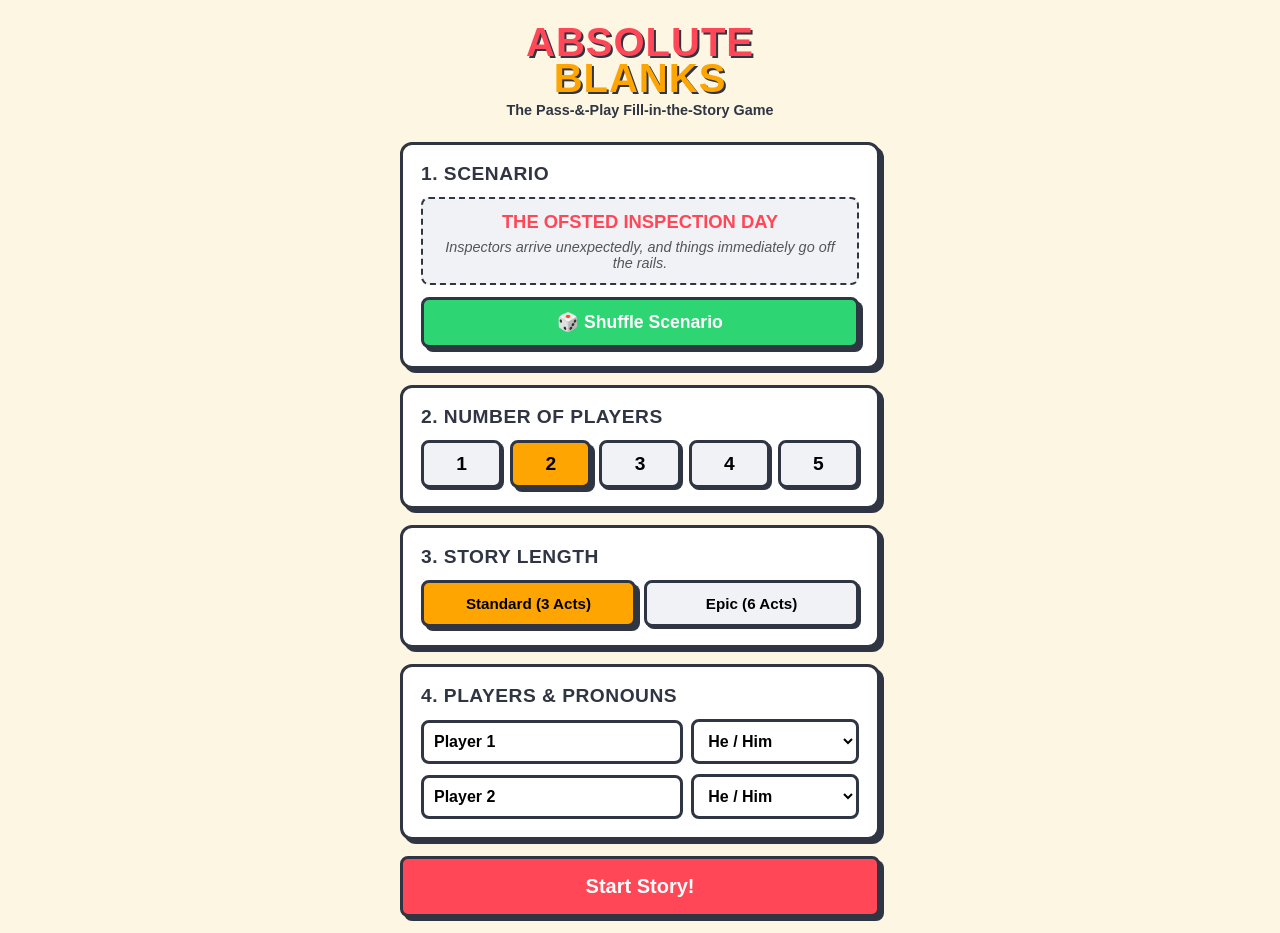
<file: Absolute Blanks/index.html>
<!DOCTYPE html>
<html lang="en">
<head>
  <meta charset="UTF-8">
  <meta name="viewport" content="width=device-width, initial-scale=1.0">
  <title>Absolute Blanks</title>
  <link rel="stylesheet" href="style.css">
</head>
<body>
  <div class="game-container">
    <header class="app-header">
      <h1 class="logo">ABSOLUTE<br><span>BLANKS</span></h1>
      <p class="tagline">The Pass-&-Play Fill-in-the-Story Game</p>
    </header>

<!-- SCREEN 1: Setup & Scenario Selection -->
<section id="screen-setup" class="screen active">
  <div class="card">
    <h2>1. Scenario</h2>
    <div class="random-scenario-box">
      <h3 id="scenario-title" class="scenario-title-display">Loading...</h3>
      <p id="scenario-desc" class="scenario-description">Loading description...</p>
    </div>
    <button type="button" id="btn-shuffle-scenario" class="btn btn-secondary">🎲 Shuffle Scenario</button>
  </div>

  <div class="card">
    <h2>2. Number of Players</h2>
    <div class="option-grid">
      <button type="button" class="btn-option btn-count" data-count="1">1</button>
      <button type="button" class="btn-option btn-count active" data-count="2">2</button>
      <button type="button" class="btn-option btn-count" data-count="3">3</button>
      <button type="button" class="btn-option btn-count" data-count="4">4</button>
      <button type="button" class="btn-option btn-count" data-count="5">5</button>
    </div>
  </div>

  <div class="card">
    <h2>3. Story Length</h2>
    <div class="option-grid">
      <button type="button" class="btn-option btn-length active" data-length="3">Standard (3 Acts)</button>
      <button type="button" class="btn-option btn-length" data-length="6">Epic (6 Acts)</button>
    </div>
  </div>

  <div class="card">
    <h2>4. Players & Pronouns</h2>
    <div id="player-inputs-container" class="player-setup-list"></div>
  </div>

  <button id="btn-start-game" class="btn btn-primary btn-large">Start Story!</button>
</section>

    <!-- SCREEN 2: Pass Phone Transition -->
    <section id="screen-pass" class="screen">
      <div class="card card-center">
        <div class="icon-pass">📱🔒</div>
        <h2 id="pass-title">Pass the Phone</h2>
        <p id="pass-instruction">Hand the phone secretly to <strong>Player 1</strong>.</p>
        <button id="btn-ready" class="btn btn-accent btn-large">I'm Ready!</button>
      </div>
    </section>

    <!-- SCREEN 3: Input Form for Blanks -->
    <section id="screen-input" class="screen">
      <div class="card">
        <div class="turn-badge" id="player-turn-badge">Player 1's Turn</div>
        <h2 id="current-act-title">Act I</h2>
        <p class="instructional-text">Fill in the blanks below (or hit 🎲 if stuck!):</p>
        
        <div id="blanks-container" class="blanks-form"></div>

        <button id="btn-submit-turn" class="btn btn-primary btn-large">Done & Pass ➡️</button>
      </div>
    </section>

    <!-- SCREEN 4: Reveal Phase Controls (Colors Swapped: Prev = Red, Next = Green) -->
<section id="screen-reveal" class="screen">
  <div class="card card-reveal">
    <div class="reveal-badge" id="reveal-act-badge">Act I</div>
    <h2 id="reveal-act-title" class="act-heading">Title</h2>
    
    <div class="story-output-box">
      <p id="reveal-act-text" class="story-text"></p>
    </div>

    <div class="reveal-controls">
      <button id="btn-prev-act" class="btn btn-primary">⬅️ Prev Act</button>
      <button id="btn-next-act" class="btn btn-secondary">Next Act ➡️</button>
    </div>
  </div>

  <button id="btn-play-again" class="btn btn-accent btn-large hidden">Play Again</button>
</section>

  <script src="app.js"></script>
</body>
</html>
</file>
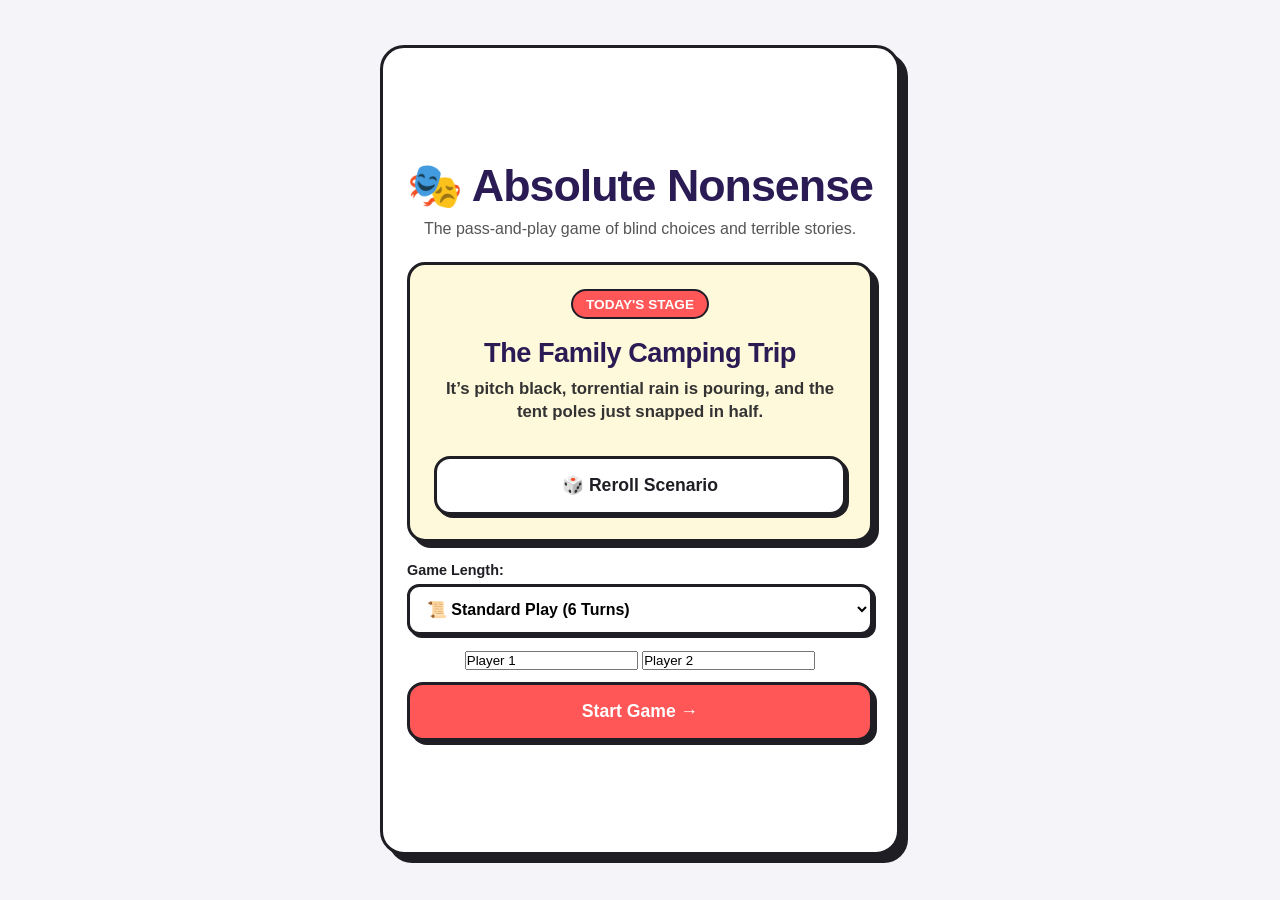
<file: Absolute nonsense/index.html>
<!DOCTYPE html>
<html lang="en">
<head>
  <meta charset="UTF-8" />
  <meta name="viewport" content="width=device-width, initial-scale=1.0" />
  <title>Absolute Nonsense: The Accidental Story Game</title>
  <link rel="stylesheet" href="style.css" />
</head>
<body>

  <main class="app-container">

    <!-- ========================================== -->
    <!-- SCREEN 1: LOBBY & SCENARIO SELECTION       -->
    <!-- ========================================== -->
    <section id="screen-lobby" class="screen active">
      <div class="lobby-content">
        <h1 class="bounce-title">🎭 Absolute Nonsense</h1>
        <p class="tagline">The pass-and-play game of blind choices and terrible stories.</p>
        
        <div class="scenario-card">
          <span class="badge">Today's Stage</span>
          <h2 id="scenario-title">Loading Stage...</h2>
          <p id="scenario-desc">Loading scenario description...</p>
          <button id="btn-reroll-scenario" class="btn-secondary">🎲 Reroll Scenario</button>
        </div>

        <div class="mode-select">
          <label for="mode-dropdown" class="mode-label">Game Length:</label>
          <select id="mode-dropdown" class="custom-select">
            <option value="quick">⚡ Quick-Fire (4 Turns)</option>
            <option value="standard" selected>📜 Standard Play (6 Turns)</option>
            <option value="epic">🔥 Epic Saga (8 Turns + Wildcard)</option>
          </select>
        </div>

<div class="player-name-inputs">
  <input type="text" id="p1-name" placeholder="Player 1 Name" value="Player 1">
  <input type="text" id="p2-name" placeholder="Player 2 Name" value="Player 2">
</div>
        <button id="btn-start-game" class="btn-primary">Start Game →</button>
      </div>
    </section>

    <!-- ========================================== -->
    <!-- SCREEN 2: CARD SELECTION VIEW             -->
    <!-- ========================================== -->
    <section id="screen-game" class="screen hidden">
      <header class="game-header">
        <span id="act-badge" class="badge-subtle">Act 1</span>
        <span id="player-badge" class="badge">Player 1's Turn</span>
        <p id="turn-instruction">Pick your line wisely...</p>
      </header>

      <!-- Container where 3 randomized choice cards get injected -->
      <div id="cards-container" class="cards-grid">
        <!-- Injected dynamically via JS -->
      </div>
    </section>

    <!-- ========================================== -->
    <!-- SCREEN 3: PASS THE PHONE (INTERSTITIAL)    -->
    <!-- ========================================== -->
    <section id="screen-pass" class="screen hidden dark-theme">
      <div class="pass-content">
        <div class="icon-bounce">🙈</div>
        <h2 id="pass-title">NO PEEKING!</h2>
        <p id="pass-message">Pass the device to Player 2.</p>
        <button id="btn-ready" class="btn-primary">I am Ready →</button>
      </div>
    </section>

    <!-- ========================================== -->
    <!-- SCREEN 4: THE BIG REVEAL (SCRIPT READ)     -->
    <!-- ========================================== -->
    <section id="screen-reveal" class="screen hidden">
      <header class="reveal-header">
        <h2>📜 The Transcript</h2>
        <p id="reveal-scenario-name" class="scenario-subtitle"></p>
      </header>

      <!-- The dynamic transcript box -->
      <div id="transcript-container" class="transcript-box">
        <!-- Lines reveal line-by-line here -->
      </div>

      <!-- Control buttons for line reveals and game flow -->
      <div class="reveal-controls">
        <button id="btn-next-line" class="btn-primary">Next Line 🎭</button>
        <div id="end-action-buttons" class="action-tray hidden">
          <button id="btn-copy-script" class="btn-secondary">Copy Script 📋</button>
          <button id="btn-new-game" class="btn-secondary">New Game 🎲</button>
        </div>
      </div>
    </section>

  </main>

  <!-- ========================================== -->
  <!-- CARD DATA SCRIPTS (Role Files)            -->
  <!-- ========================================== -->
  <!-- Load card decks FIRST -->
<script src="cards/openings.js"></script>
<script src="cards/questions.js"></script>
<script src="cards/escalations.js"></script>
<script src="cards/consequences.js"></script>
<script src="cards/resolutions.js"></script>
<script src="cards/apologies.js"></script>
<script src="cards/flashbacks.js"></script>
<script src="cards/plot_twists.js"></script>
<script src="cards/internal_monologues.js"></script>
<script src="cards/third_party_interruptions.js"></script>

<!-- Load game engine LAST -->
<script src="game.js"></script>
</file>
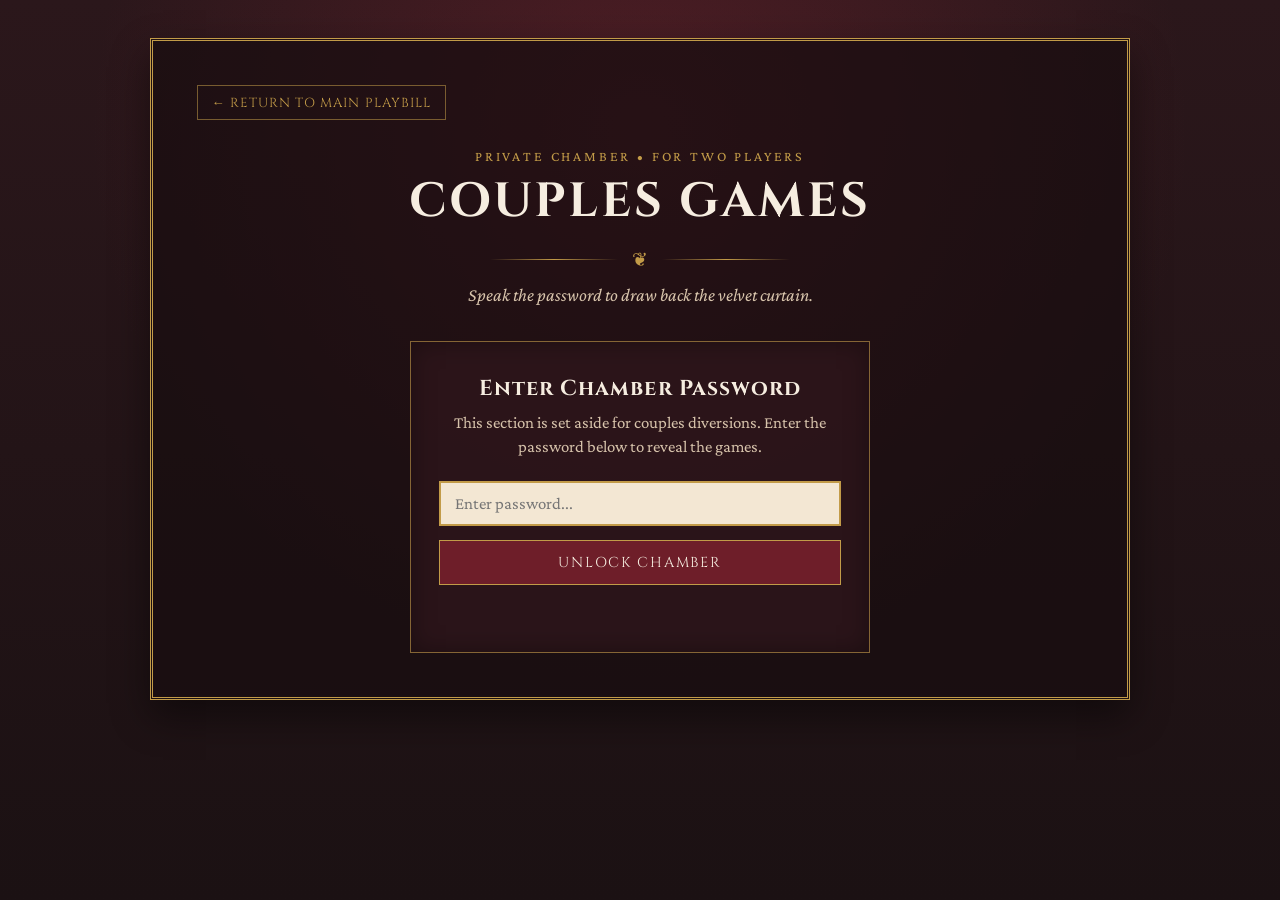
<file: Couples Games/index.html>
<!DOCTYPE html>
<html lang="en">
<head>
  <meta charset="UTF-8" />
  <meta name="viewport" content="width=device-width, initial-scale=1.0" />
  <title>Couples Games — Private Chamber</title>

  <link rel="preconnect" href="https://fonts.googleapis.com" />
  <link rel="preconnect" href="https://fonts.gstatic.com" crossorigin />
  <link
    href="https://fonts.googleapis.com/css2?family=Cinzel:wght@600;700&family=Crimson+Pro:ital,wght@0,400;0,600;1,400&display=swap"
    rel="stylesheet"
  />

  <link rel="stylesheet" href="./style.css" />
</head>
<body>
  <div class="chamber-frame">
    <nav class="top-bar" aria-label="Hub Navigation">
      <a class="back-link" href="../index.html">&larr; Return to Main Playbill</a>
      <button id="lock-btn" class="lock-btn" type="button" hidden>Lock Chamber</button>
    </nav>

    <header class="chamber-header">
      <p class="eyebrow">Private Chamber &bull; For Two Players</p>
      <h1>Couples Games</h1>
      <div class="ornament" aria-hidden="true">
        <span></span>
        <span class="symbol">&#10086;</span>
        <span></span>
      </div>
      <p class="subtitle">Speak the password to draw back the velvet curtain.</p>
    </header>

    <!-- Password Gate View -->
    <section id="gate-panel" class="gate-panel" aria-labelledby="gate-heading">
      <h2 id="gate-heading">Enter Chamber Password</h2>
      <p class="gate-copy">
        This section is set aside for couples diversions. Enter the password below to reveal the games.
      </p>

      <form id="password-form" class="gate-form" novalidate>
        <label for="chamber-password" class="sr-only">Chamber Password</label>
        <input
          id="chamber-password"
          name="password"
          type="password"
          autocomplete="current-password"
          placeholder="Enter password..."
          required
        />
        <button type="submit">Unlock Chamber</button>
      </form>

      <p id="gate-error" class="gate-error" role="alert" aria-live="polite"></p>
    </section>

    <!-- Unlocked Games View (Hidden until password matches) -->
    <main id="games-panel" class="games-panel" aria-label="Couples Games" hidden>
      <div class="games-grid">
        <!-- Scene I: Bodyheat -->
        <a class="couple-game-card" href="./Bodyheat/index.html">
          <div class="couple-art-frame">
            <img
              src="./images/Bodyheat.jpg"
              alt="Woodcut illustration for Bodyheat"
              loading="lazy"
            />
          </div>
          <span class="card-tag">Scene I</span>
          <h2>Bodyheat</h2>
          <p>In a candlelit chamber lovers take turns selecting a partner’s favoured part, then choose two tender arts to bestow, rising from soft romance to deeper passion.</p>
          <span class="play-cue">Begin Scene &rarr;</span>
        </a>

        <!-- Scene II: Boundaries and Boxes -->
        <a class="couple-game-card" href="./Boundaries and boxes/index.html">
          <div class="couple-art-frame">
            <img
              src="./images/Boundaries and Boxes.jpg"
              alt="Woodcut illustration for Boundaries and Boxes"
              loading="lazy"
            />
          </div>
          <span class="card-tag">Scene II</span>
          <h2>Boundaries and Boxes</h2>
          <p>In contest lovers draw lines upon a grid of dots; he who closes the square may claim a part and set the heat of the caress that follows.</p>
          <span class="play-cue">Begin Scene &rarr;</span>
        </a>

            <!-- Scene III: Dominion of Desire -->
        <a class="couple-game-card" href="./Dominion of Desire/index.html">
          <div class="couple-art-frame">
            <img
              src="./images/Dominion of Desire.jpg"
              alt="Woodcut illustration for Dominion of Desire"
              loading="lazy"
            />
          </div>
          <span class="card-tag">Scene III</span>
          <h2>Dominion of Desire</h2>
          <p>Upon a board of favoured parts the lovers roll and claim, conquering each space with challenge and caress, until one holds dominion over the body of the other.</p>
          <span class="play-cue">Begin Scene &rarr;</span>
        </a>

        <!-- Scene IV: Your Pick -->
        <a class="couple-game-card" href="./Your Pick/index.html">
          <div class="couple-art-frame">
            <img
              src="./images/Your Pick.jpg"
              alt="Woodcut illustration for Your Pick"
              loading="lazy"
            />
          </div>
          <span class="card-tag">Scene IV</span>
          <h2>Your Pick</h2>
          <p>In mirth the lovers answer in secret pictures, each choosing an image that speaks their true desire, then laughing as both revelations are laid bare together.</p>
          <span class="play-cue">Begin Scene &rarr;</span>
        </a>
      </div>
    </main>
  </div>

  <script>
    (() => {
      // Change this to your chosen password (case-sensitive below; use .trim().toLowerCase() if you prefer case-insensitive)
      const CHAMBER_PASSWORD = "261213";
      const STORAGE_KEY = "asYouPlayIt_couplesUnlocked";

      const form = document.getElementById("password-form");
      const input = document.getElementById("chamber-password");
      const errorEl = document.getElementById("gate-error");
      const gatePanel = document.getElementById("gate-panel");
      const gamesPanel = document.getElementById("games-panel");
      const lockBtn = document.getElementById("lock-btn");

      function setUnlockedState(unlocked) {
        gatePanel.hidden = unlocked;
        gamesPanel.hidden = !unlocked;
        lockBtn.hidden = !unlocked;
        errorEl.textContent = "";

        if (unlocked) {
          sessionStorage.setItem(STORAGE_KEY, "true");
        } else {
          sessionStorage.removeItem(STORAGE_KEY);
          input.value = "";
          input.focus();
        }
      }

      // Restore unlock state if already unlocked in this tab session
      if (sessionStorage.getItem(STORAGE_KEY) === "true") {
        setUnlockedState(true);
      }

      form.addEventListener("submit", (event) => {
        event.preventDefault();
        const attempt = input.value.trim();

        if (!attempt) {
          errorEl.textContent = "Please enter a password first.";
          input.focus();
          return;
        }

        if (attempt === CHAMBER_PASSWORD) {
          setUnlockedState(true);
        } else {
          errorEl.textContent = "That password is not recognised. Try again.";
          input.select();
        }
      });

      lockBtn.addEventListener("click", () => {
        setUnlockedState(false);
      });
    })();
  </script>
</body>
</html>
</file>
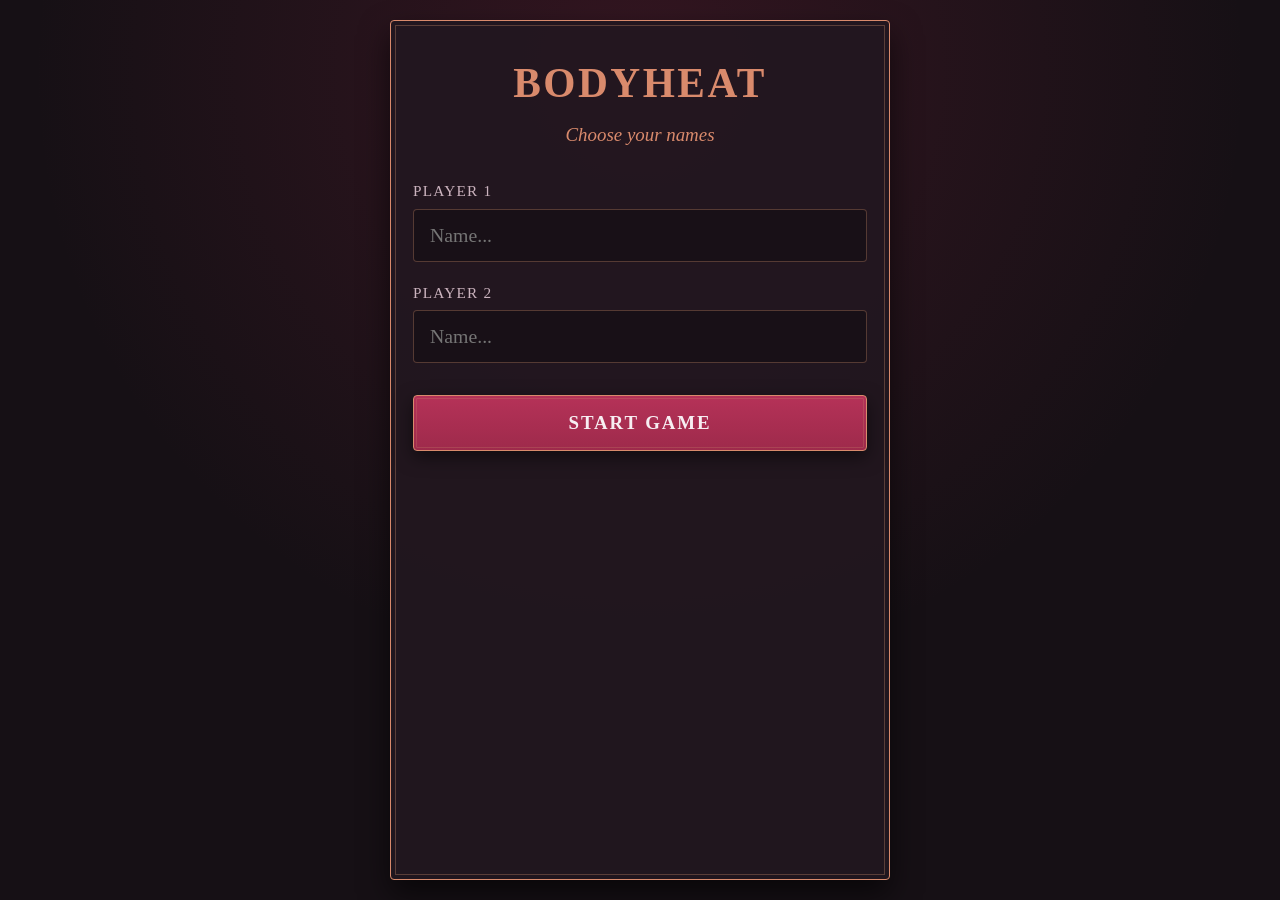
<file: Couples Games/Bodyheat/index.html>
<!DOCTYPE html>
<html lang="en">
<head>
  <meta charset="UTF-8" />
  <meta name="viewport" content="width=device-width, initial-scale=1.0" />
  <title>Bodyheat – Couples Game</title>
  <link rel="stylesheet" href="style.css" />
</head>
<body>

  <!-- ========== SETUP SCREEN ========== -->
  <div id="setup-screen" class="screen">
    <h1><a href="/" class="logo">Bodyheat</a></h1>
    <p class="subtitle">Choose your names</p>

    <div class="name-inputs">
      <div>
        <label>Player 1</label>
        <input type="text" id="player1-name" placeholder="Name..." maxlength="12" />
      </div>
      <div>
        <label>Player 2</label>
        <input type="text" id="player2-name" placeholder="Name..." maxlength="12" />
      </div>
    </div>

    <button id="start-btn" class="primary-btn">Start Game</button>
  </div>

  <!-- ========== MAIN GAME SCREEN ========== -->
  <div id="game-screen" class="screen hidden">
    <header>
      <h1 class="logo-header"><a href="/" class="logo">Bodyheat</a></h1>

      <div class="players">
        <div class="player-heat" id="p1-block">
          <span id="p1-display">Player 1</span>
          <span class="heat-badge" id="p1-heat">Romantic</span>
        </div>
        <span class="vs">×</span>
        <div class="player-heat" id="p2-block">
          <span id="p2-display">Player 2</span>
          <span class="heat-badge" id="p2-heat">Romantic</span>
        </div>
      </div>
    </header>

    <!-- TURN INDICATOR -->
    <div id="turn-indicator" class="turn-indicator"></div>

    <!-- BODY PART SELECTION -->
    <div id="select-phase">
      <h2>Choose a body part</h2>
      <p class="hint">The other player will pick which challenge you receive</p>
      <div id="body-parts-grid" class="grid"></div>
    </div>

    <!-- CHALLENGE CHOICE -->
    <div id="choice-phase" class="hidden">
      <h2 id="choice-title">Choose a challenge</h2>
      <div id="challenge-options" class="options"></div>
    </div>

    <!-- ACTIVE CHALLENGE -->
    <div id="active-phase" class="hidden">
      <div class="active-card">
        <div class="for-label" id="for-label"></div>
        <p id="active-challenge-text"></p>
      </div>
      <div class="action-buttons">
        <button id="complete-btn" class="primary-btn">Completed (+1 Heat)</button>
        <button id="skip-btn" class="secondary-btn">Skip (−1 Heat)</button>
      </div>
    </div>
  </div>

  <script src="challenges.js"></script>
  <script src="app.js"></script>
</body>
</html>
</file>
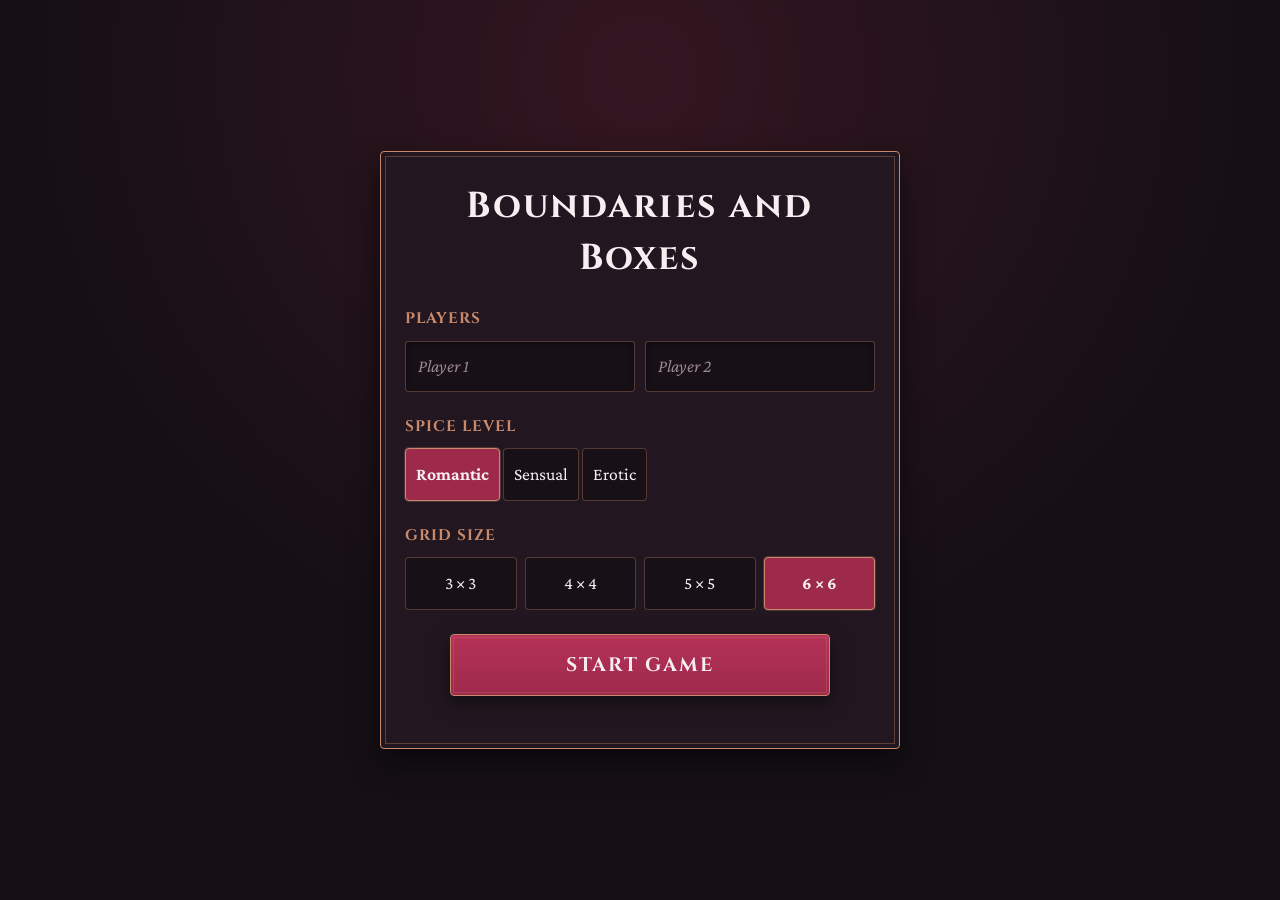
<file: Couples Games/Boundaries and boxes/index.html>
<!DOCTYPE html>
<html lang="en">
<head>
  <meta charset="UTF-8">
  <meta name="viewport" content="width=device-width, initial-scale=1.0">
  <title>Boundaries and Boxes</title>
  <link rel="preconnect" href="https://fonts.googleapis.com">
  <link rel="preconnect" href="https://fonts.gstatic.com" crossorigin>
  <link href="https://fonts.googleapis.com/css2?family=Cinzel:wght@600;700&family=Crimson+Pro:ital,wght@0,400;0,600;1,400&display=swap" rel="stylesheet">
  <link rel="stylesheet" href="style.css">
</head>
<body>

  <div class="container">
    <h1>Boundaries and Boxes</h1>

    <!-- ========== FRONT / SETUP SCREEN ========== -->
    <div id="setup-screen">
      <div class="section">
        <label class="section-title" for="p1-name">Players</label>
        <div class="input-row">
          <input type="text" id="p1-name" placeholder="Player 1" maxlength="14">
          <input type="text" id="p2-name" placeholder="Player 2" maxlength="14">
        </div>
      </div>

      <div class="section">
        <label class="section-title">Spice Level</label>
        <div class="grid-options-3col" id="intensity-group">
          <button type="button" class="option-btn selected" data-value="romantic">Romantic</button>
          <button type="button" class="option-btn" data-value="sensual">Sensual</button>
          <button type="button" class="option-btn" data-value="erotic">Erotic</button>
        </div>
      </div>

      <div class="section">
        <label class="section-title">Grid Size</label>
        <div class="grid-options-4col" id="grid-size-group">
          <button type="button" class="option-btn" data-value="3">3 × 3</button>
          <button type="button" class="option-btn" data-value="4">4 × 4</button>
          <button type="button" class="option-btn" data-value="5">5 × 5</button>
          <button type="button" class="option-btn selected" data-value="6">6 × 6</button>
        </div>
      </div>

      <div class="section controls-row">
        <button type="button" id="start-game-btn" class="primary-btn">Start Game</button>
      </div>
    </div>

    <!-- ========== GAMEPLAY SCREEN ========== -->
    <div id="game-screen" class="hidden">
      <div id="game-status-panel" class="status-panel">
        <div id="turn-indicator" class="turn-indicator">Current Turn: <strong>Player 1</strong></div>
        <div id="score-board" class="score-board">
          <span><span id="p1-label">Player 1</span>: <strong id="score-p1">0</strong></span>
          <span><span id="p2-label">Player 2</span>: <strong id="score-p2">0</strong></span>
          <span>Boxes: <strong id="boxes-progress">0 / 36</strong></span>
        </div>
      </div>

      <!-- Two contrasting choices: Body Part A + 1 Action vs. Different Body Part B + 1 Action -->
      <div id="challenge-card" class="challenge-card hidden">
        <h3 id="challenge-title">Box Completed!</h3>
        <p id="challenge-subtitle">Choose one body part and action:</p>
        <div id="choice-container" class="choice-container">
          <button type="button" id="option-a-btn" class="challenge-choice-btn"></button>
          <button type="button" id="option-b-btn" class="challenge-choice-btn"></button>
        </div>
        <button type="button" id="close-challenge-btn" class="secondary-btn hidden">Continue Game</button>
      </div>

      <!-- Dynamic Grid Canvas -->
      <div class="canvas-container">
        <canvas id="gameCanvas" width="380" height="380"></canvas>
      </div>

      <div class="section controls-row">
        <button type="button" id="reset-game-btn" class="primary-btn">Reset / Change Settings</button>
      </div>
    </div>
  </div>

  <script src="app.js"></script>
</body>
</html>
</file>
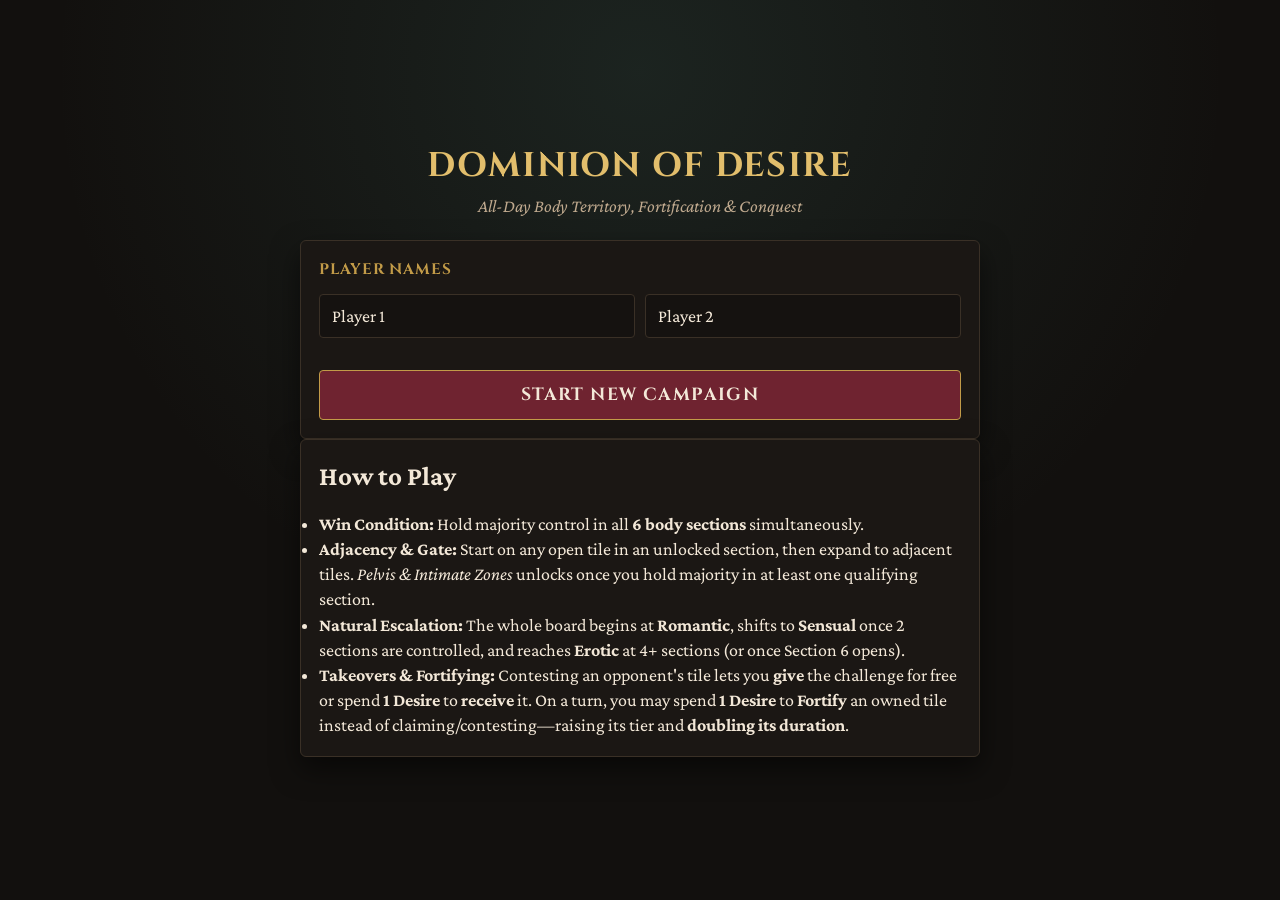
<file: Couples Games/Dominion of Desire/index.html>
<!DOCTYPE html>
<html lang="en">
<head>
  <meta charset="UTF-8">
  <meta name="viewport" content="width=device-width, initial-scale=1.0">
  <title>Dominion of Desire</title>
  <link rel="preconnect" href="https://fonts.googleapis.com">
  <link rel="preconnect" href="https://fonts.gstatic.com" crossorigin>
  <link href="https://fonts.googleapis.com/css2?family=Cinzel:wght@600;700&family=Crimson+Pro:ital,wght@0,400;0,600;1,400&display=swap" rel="stylesheet">
  <link rel="stylesheet" href="css/style.css">
</head>
<body>

  <div class="game-container">

<!-- SETUP SCREEN -->
    <div id="setup-screen" class="screen active">
      <h1 class="title">Dominion of Desire</h1>
      <p class="subtitle">All-Day Body Territory, Fortification &amp; Conquest</p>

      <form id="setup-form" class="card">
        <div class="form-group">
          <label class="section-label">Player Names</label>
          <div class="input-row">
            <input type="text" id="p1-name" value="Player 1" placeholder="Player 1" maxlength="16" required>
            <input type="text" id="p2-name" value="Player 2" placeholder="Player 2" maxlength="16" required>
          </div>
        </div>

        <button type="submit" class="btn-primary">Start New Campaign</button>
        <button type="button" id="resume-btn" class="btn-secondary hidden">Resume Saved Game</button>
      </form>

      <section class="card rules-panel" aria-label="How to Play">
        <h2 class="rules-heading">How to Play</h2>
        <ul class="rules-list">
          <li><strong>Win Condition:</strong> Hold majority control in all <strong>6 body sections</strong> simultaneously.</li>
          <li><strong>Adjacency &amp; Gate:</strong> Start on any open tile in an unlocked section, then expand to adjacent tiles. <em>Pelvis &amp; Intimate Zones</em> unlocks once you hold majority in at least one qualifying section.</li>
          <li><strong>Natural Escalation:</strong> The whole board begins at <strong>Romantic</strong>, shifts to <strong>Sensual</strong> once 2 sections are controlled, and reaches <strong>Erotic</strong> at 4+ sections (or once Section 6 opens).</li>
          <li><strong>Takeovers &amp; Fortifying:</strong> Contesting an opponent's tile lets you <strong>give</strong> the challenge for free or spend <strong>1 Desire</strong> to <strong>receive</strong> it. On a turn, you may spend <strong>1 Desire</strong> to <strong>Fortify</strong> an owned tile instead of claiming/contesting—raising its tier and <strong>doubling its duration</strong>.</li>
        </ul>
      </section>
    </div>

    <!-- GAMEPLAY SCREEN -->
    <div id="game-screen" class="screen">
      <header class="game-header">
        <div id="turn-badge" class="turn-badge p1-turn">Player 1's Turn</div>
        <div id="status-bar" class="status-bar">
          <span id="p1-stats">P1: 0 Currency | 0/6 Sections</span>
          <span id="p2-stats">P2: 0 Currency | 0/6 Sections</span>
        </div>
      </header>

      <p id="action-hint" class="action-hint">Select a starting tile in an unlocked section.</p>

      <!-- Top Turn Choice Bar: Fortify vs. Tile Conquest -->
      <div id="fortify-bar" class="controls-panel top-action-bar">
        <span id="fortify-prompt">Turn Choice: pick a tile on the board, or spend 1 currency to fortify an owned tile (max Lv. 3):</span>
        <div class="fortify-actions">
          <button type="button" id="fortify-mode-btn" class="btn-secondary">Fortify Tile (1 Currency)</button>
          <button type="button" id="end-turn-btn" class="btn-primary">End Turn</button>
        </div>
      </div>

      <div class="board-wrapper">
        <div id="board-container"></div>
      </div>

      <div class="footer-actions">
        <button type="button" id="reset-campaign-btn" class="btn-secondary">New / Reset Game</button>
      </div>
    </div>

  </div>

  <!-- CHALLENGE CHOICE MODAL -->
  <div id="card-modal" class="modal-overlay">
    <div class="modal-card">
      <h2 id="modal-tile-title">Tile Name</h2>
      <div id="modal-intensity-tag" class="intensity-tag">ROMANTIC · LV. 1</div>
      <p id="modal-direction-text" class="modal-direction"></p>

      <div id="challenge-options" class="challenge-options">
        <button type="button" id="choice-a-btn" class="choice-card-btn"></button>
        <button type="button" id="choice-b-btn" class="choice-card-btn"></button>
      </div>

      <div id="selected-challenge-box" class="card-section hidden">
        <span class="card-section-label">Chosen Challenge:</span>
        <p id="modal-task-text" class="card-task-text"></p>
      </div>

      <div class="modal-actions">
        <button type="button" id="swap-challenge-btn" class="btn-secondary">Swap Options (1 Currency)</button>
        <button type="button" id="complete-challenge-btn" class="btn-primary hidden">Complete Challenge (+1 Currency)</button>
        <button type="button" id="cancel-modal-btn" class="btn-secondary">Cancel</button>
      </div>
    </div>
  </div>

  <script src="js/cardManager.js"></script>
  <script src="js/gameEngine.js"></script>
  <script src="js/app.js"></script>
</body>
</html>
</file>
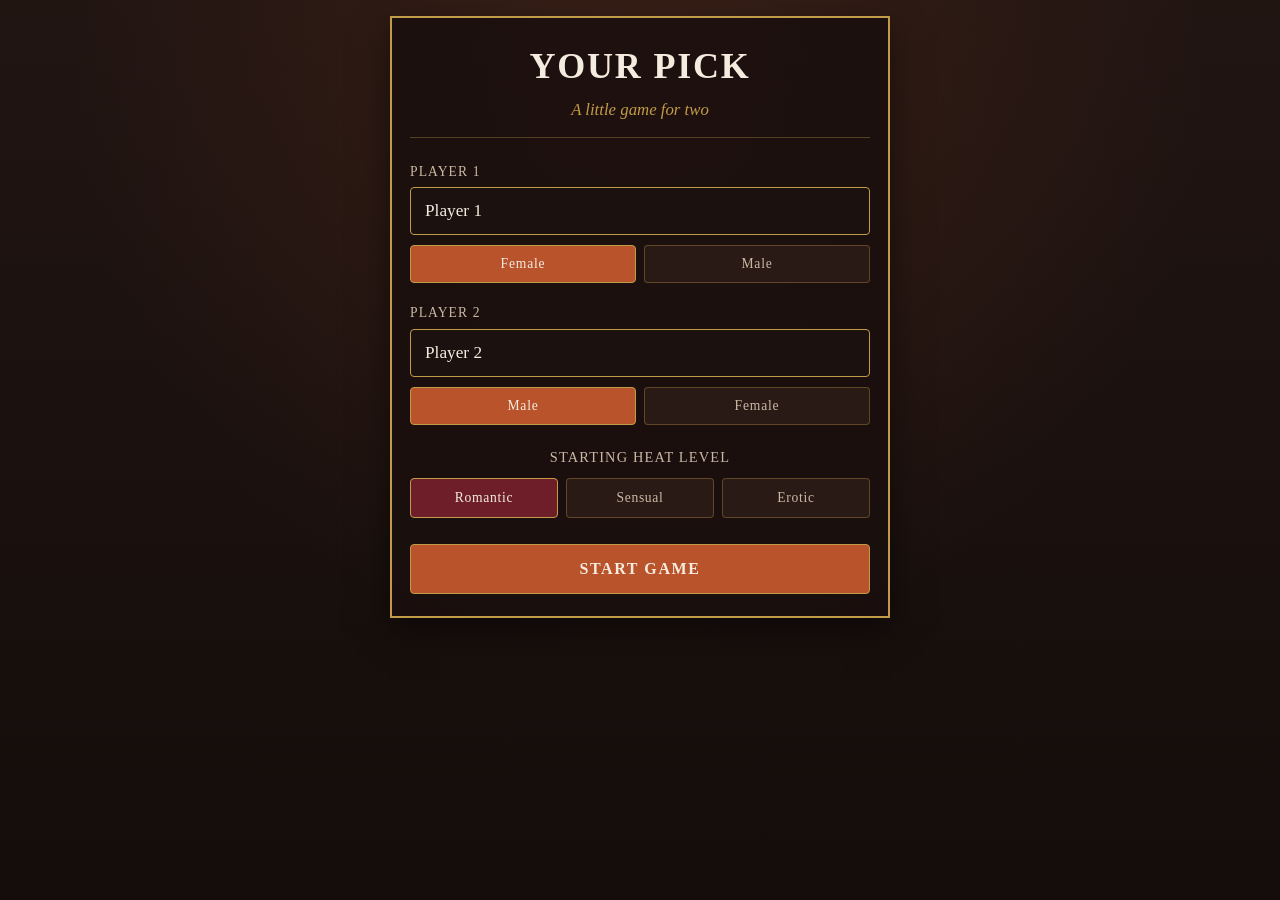
<file: Couples Games/Your Pick/index.html>
<!DOCTYPE html>
<html lang="en">
<head>
  <meta charset="UTF-8">
  <meta name="viewport" content="width=device-width, initial-scale=1.0, maximum-scale=1.0, user-scalable=no">
  <title>Your Pick</title>
  <link rel="stylesheet" href="style.css">
</head>
<body>


</script>
  <!-- START SCREEN -->
<div id="start-screen" class="screen">
  <h1>Your Pick</h1>
  <p class="subtitle">A little game for two</p>

  <div class="player-setup">
    <div class="player-box">
      <label>Player 1</label>
      <input type="text" id="player1-name" placeholder="Name" value="Player 1">
      <div class="gender-select">
        <button class="gender-btn active" data-player="1" data-gender="female">Female</button>
        <button class="gender-btn" data-player="1" data-gender="male">Male</button>
      </div>
    </div>

    <div class="player-box">
      <label>Player 2</label>
      <input type="text" id="player2-name" placeholder="Name" value="Player 2">
      <div class="gender-select">
        <button class="gender-btn active" data-player="2" data-gender="male">Male</button>
        <button class="gender-btn" data-player="2" data-gender="female">Female</button>
      </div>
    </div>
  </div>

  <div class="heat-select">
    <p>Starting heat level</p>
    <div class="heat-buttons">
      <button class="heat-btn active" data-heat="vanilla">Romantic</button>
      <button class="heat-btn" data-heat="medium">Sensual</button>
      <button class="heat-btn" data-heat="spicy">Erotic</button>
    </div>
  </div>

  <button id="start-btn" class="main-btn">Start Game</button>
</div>

  <!-- GAME SCREEN -->
  <div id="game-screen" class="screen hidden">
    <div class="top-bar">
  <h1 class="home-link" id="home-link">Your Pick</h1>
  <div class="top-right">
    <span id="current-heat">Vanilla</span>
    <button id="change-heat-btn">Change Heat</button>
  </div>
</div>

    <h2 id="question-text">Question goes here</h2>

    <!-- THIS SECTION WAS PROBABLY MISSING -->
    <div id="turn-section">
      <p class="turn-label">Whose turn is it?</p>
      <div class="turn-buttons">
        <button id="p1-turn-btn" class="turn-btn">Player 1</button>
        <button id="p2-turn-btn" class="turn-btn">Player 2</button>
      </div>
    </div>

    <div id="options-container" class="options hidden"></div>

    <div class="status">
      <div id="p1-status">Not chosen yet</div>
      <div id="p2-status">Not chosen yet</div>
    </div>

    <button id="reveal-btn" class="main-btn" disabled>Reveal Choices</button>
  </div>

  <!-- REVEAL SCREEN -->
  <div id="reveal-screen" class="screen hidden">
    <div id="reveal-content"></div>
    <button id="next-btn" class="main-btn">Next Round</button>
  </div>

  <script src="questions.js"></script>
  <script src="script.js"></script>
</body>
</html>
</file>
<file: Absolute Blanks/style.css>
:root {
  --bg-color: #fdf6e2;
  --card-bg: #ffffff;
  --primary: #ff4757;        /* Coral Red for Prev Act */
  --secondary: #2ed573;      /* Vibrant Green for Next Act */
  --accent: #ffa502;         /* Comic Yellow */
  --dark: #2f3542;
  --light: #f1f2f6;
  --border-color: #2f3542;
  --shadow: 4px 4px 0px var(--border-color);
}

/* Option Grid Layout for Players and Story Length */
.option-grid {
  display: flex;
  gap: 8px;
  width: 100%;
}

.btn-option {
  flex: 1;
  padding: 12px 8px;
  border: 3px solid var(--border-color);
  background: var(--light);
  font-size: 0.95rem;
  font-weight: 800;
  border-radius: 8px;
  cursor: pointer;
  text-align: center;
  box-shadow: 2px 2px 0px var(--border-color);
  transition: transform 0.1s ease, background-color 0.1s ease;
}

.btn-option.active {
  background: var(--accent);
  box-shadow: var(--shadow);
}

.btn-option:active {
  transform: translate(2px, 2px);
  box-shadow: 1px 1px 0px var(--border-color);
}

* {
  box-sizing: border-box;
  margin: 0;
  padding: 0;
  /* CRISP FONT FIX: Use sharp sans-serif font for general UI */
  font-family: -apple-system, BlinkMacSystemFont, "Segoe UI", Roboto, "Trebuchet MS", sans-serif;
}

body {
  background-color: var(--bg-color);
  color: var(--dark);
  display: flex;
  justify-content: center;
  padding: 16px;
  min-height: 100vh;
}

.game-container {
  width: 100%;
  max-width: 480px;
  display: flex;
  flex-direction: column;
  gap: 16px;
}

/* App Header */
.app-header {
  text-align: center;
  padding: 8px 0;
}

.logo {
  /* Keep Impact strictly for main header logo */
  font-family: 'Impact', 'Arial Black', sans-serif;
  font-size: 2.5rem;
  line-height: 0.9;
  color: var(--primary);
  text-shadow: 2px 2px 0px var(--dark);
  letter-spacing: 1px;
}

.logo span {
  color: var(--accent);
}

.tagline {
  font-size: 0.9rem;
  font-weight: 700;
  color: var(--dark);
  margin-top: 6px;
}

/* Cards */
.card {
  background: var(--card-bg);
  border: 3px solid var(--border-color);
  border-radius: 12px;
  padding: 18px;
  box-shadow: var(--shadow);
  display: flex;
  flex-direction: column;
  gap: 12px;
}

.card-center {
  text-align: center;
  padding: 32px 18px;
}

.card h2 {
  font-size: 1.2rem;
  font-weight: 800;
  text-transform: uppercase;
  letter-spacing: 0.5px;
}

/* Screens Visibility */
.screen {
  display: none;
  flex-direction: column;
  gap: 16px;
}

.screen.active {
  display: flex;
}

/* Buttons */
.btn {
  border: 3px solid var(--border-color);
  border-radius: 8px;
  padding: 12px 16px;
  font-size: 1.1rem;
  font-weight: 800;
  cursor: pointer;
  box-shadow: var(--shadow);
  transition: transform 0.1s ease, box-shadow 0.1s ease;
  text-align: center;
}

.btn:active {
  transform: translate(2px, 2px);
  box-shadow: 2px 2px 0px var(--border-color);
}

/* Color Classes Swapped for Controls */
.btn-primary { 
  background-color: var(--primary); 
  color: white; 
}

.btn-secondary { 
  background-color: var(--secondary); 
  color: white; 
}

.btn-accent { 
  background-color: var(--accent); 
  color: var(--dark); 
}

.btn-large {
  font-size: 1.25rem;
  padding: 16px;
  width: 100%;
}

/* Player Selector Buttons */
.player-count-selector {
  display: flex;
  gap: 8px;
}

.btn-count {
  flex: 1;
  padding: 10px;
  border: 3px solid var(--border-color);
  background: var(--light);
  font-size: 1.2rem;
  font-weight: 800;
  border-radius: 8px;
  cursor: pointer;
}

.btn-count.active {
  background: var(--accent);
  box-shadow: var(--shadow);
}

/* Player Setup List */
.player-setup-list {
  display: flex;
  flex-direction: column;
  gap: 10px;
}

.player-row {
  display: flex;
  gap: 8px;
  align-items: center;
}

.player-row input {
  flex: 2;
}

.player-row select {
  flex: 1.2;
}

/* Forms & Inputs */
.form-group {
  display: flex;
  flex-direction: column;
  gap: 6px;
}

.input-control {
  border: 3px solid var(--border-color);
  border-radius: 8px;
  padding: 10px;
  font-size: 1rem;
  font-weight: 600;
  background: #fff;
}

.scenario-description {
  font-size: 0.9rem;
  color: #555;
  font-style: italic;
}

/* Dynamic Blanks UI */
.blank-field-group {
  display: flex;
  flex-direction: column;
  gap: 4px;
  margin-bottom: 12px;
}

.blank-label {
  font-size: 0.85rem;
  font-weight: bold;
  color: var(--dark);
}

.input-with-panic {
  display: flex;
  gap: 6px;
}

.input-with-panic input {
  flex: 1;
}

.btn-panic {
  border: 3px solid var(--border-color);
  background: var(--accent);
  border-radius: 8px;
  padding: 0 12px;
  font-size: 1.2rem;
  cursor: pointer;
  box-shadow: 2px 2px 0px var(--border-color);
}

/* Badges */
.turn-badge, .reveal-badge {
  align-self: start;
  background: var(--primary);
  color: white;
  padding: 4px 10px;
  border-radius: 20px;
  border: 2px solid var(--border-color);
  font-size: 0.85rem;
  font-weight: bold;
  text-transform: uppercase;
}

.reveal-badge {
  background: var(--secondary);
}

.icon-pass {
  font-size: 3.5rem;
  margin-bottom: 8px;
}

/* Story Output Screen */
.card-reveal {
  min-height: 280px;
  justify-content: space-between;
}

.story-output-box {
  background: #fffdf0;
  border: 2px dashed var(--border-color);
  padding: 16px;
  border-radius: 8px;
  margin: 10px 0;
}

.story-text {
  font-size: 1.15rem;
  line-height: 1.6;
  color: var(--dark);
}

/* SUBTLE BLANK HIGHLIGHT: Understated underline instead of heavy color box */
.story-text .filled-blank {
  font-weight: 700;
  border-bottom: 2px solid var(--primary);
  padding: 0 2px;
  color: #111;
}

.reveal-controls {
  display: flex;
  gap: 12px;
  margin-top: 8px;
}

.reveal-controls button {
  flex: 1;
}

.hidden {
  display: none !important;
}

/* Randomized Scenario Box Styling */
.random-scenario-box {
  background: var(--light);
  border: 2px dashed var(--border-color);
  border-radius: 8px;
  padding: 12px;
  display: flex;
  flex-direction: column;
  gap: 6px;
  text-align: center;
}

.scenario-title-display {
  font-size: 1.15rem;
  font-weight: 800;
  color: var(--primary);
  text-transform: uppercase;
}
</file>
<file: Absolute nonsense/style.css>
/* ==========================================================================
   ABSOLUTE NONSENSE: GLOBAL STYLES & RESET
   ========================================================================== */
* {
  box-sizing: border-box;
  margin: 0;
  padding: 0;
  font-family: -apple-system, BlinkMacSystemFont, "Segoe UI", Roboto, Helvetica, Arial, sans-serif;
}

body {
  background-color: #f4f4f9;
  color: #1e1e24;
  display: flex;
  justify-content: center;
  align-items: center;
  min-height: 100vh;
  padding: 1rem;
}

.app-container {
  width: 100%;
  max-width: 520px;
  min-height: 90vh;
  background: #ffffff;
  border: 3px solid #1e1e24;
  border-radius: 24px;
  box-shadow: 8px 8px 0px #1e1e24;
  display: flex;
  flex-direction: column;
  overflow: hidden;
  position: relative;
}

/* ==========================================================================
   SCREEN STATE MANAGEMENT
   ========================================================================== */
.screen {
  display: flex;
  flex-direction: column;
  align-items: center;
  justify-content: center;
  flex: 1;
  padding: 2rem 1.5rem;
  transition: opacity 0.25s ease, transform 0.25s ease;
  width: 100%;
}

.screen.hidden {
  display: none !important;
  opacity: 0;
  transform: scale(0.96);
  pointer-events: none;
}

/* Dark Interstitial Screen Theme */
.screen.dark-theme {
  background-color: #2b1b54;
  color: #ffffff;
}

/* ==========================================================================
   TYPOGRAPHY & BUTTONS
   ========================================================================== */
.bounce-title {
  font-size: 2.8rem;
  font-weight: 900;
  text-align: center;
  margin-bottom: 0.5rem;
  color: #2b1b54;
  letter-spacing: -1px;
}

.tagline {
  text-align: center;
  color: #555;
  font-weight: 500;
  margin-bottom: 1.5rem;
}

.badge {
  background-color: #ffde59;
  color: #1e1e24;
  font-weight: 800;
  font-size: 0.85rem;
  text-transform: uppercase;
  padding: 0.35rem 0.8rem;
  border-radius: 20px;
  border: 2px solid #1e1e24;
  display: inline-block;
  margin-bottom: 0.5rem;
}

.badge-subtle {
  background-color: #e2e8f0;
  color: #4a5568;
  font-weight: 700;
  font-size: 0.75rem;
  padding: 0.25rem 0.6rem;
  border-radius: 12px;
  text-transform: uppercase;
}

.btn-primary, .btn-secondary, .btn-accent {
  width: 100%;
  padding: 1rem;
  font-size: 1.1rem;
  font-weight: 800;
  border-radius: 16px;
  border: 3px solid #1e1e24;
  cursor: pointer;
  transition: transform 0.1s ease, box-shadow 0.1s ease;
  margin-top: 0.75rem;
}

.btn-primary {
  background-color: #ff5757;
  color: #ffffff;
  box-shadow: 4px 4px 0px #1e1e24;
}

.btn-secondary {
  background-color: #ffffff;
  color: #1e1e24;
  box-shadow: 3px 3px 0px #1e1e24;
}

.btn-accent {
  background-color: #00c2cb;
  color: #ffffff;
  box-shadow: 4px 4px 0px #1e1e24;
}

.btn-primary:active, .btn-secondary:active, .btn-accent:active {
  transform: translate(2px, 2px);
  box-shadow: 1px 1px 0px #1e1e24;
}

/* ==========================================================================
   SCREEN 1: LOBBY
   ========================================================================== */
.lobby-content {
  width: 100%;
  display: flex;
  flex-direction: column;
  align-items: center;
}

.scenario-card {
  background: #fff9db; /* Vibrant, eye-catching comic-book yellow tint */
  border: 3px solid #1e1e24;
  border-radius: 18px;
  padding: 1.5rem;
  width: 100%;
  text-align: center;
  margin-bottom: 1.25rem;
  box-shadow: 6px 6px 0px #1e1e24; /* Harder, punchier shadow */
}

.scenario-card .badge {
  background-color: #ff5757; /* Make the badge pop with accent color */
  color: #ffffff;
  margin-bottom: 0.6rem;
}

.scenario-card h2 {
  font-size: 1.7rem; /* Larger, bolder title */
  font-weight: 900;
  color: #2b1b54;
  margin: 0.5rem 0;
  letter-spacing: -0.5px;
}

.scenario-card p {
  font-size: 1.05rem; /* Slightly larger, clearer description */
  color: #333333;
  font-weight: 600;
  margin-bottom: 1.25rem;
  line-height: 1.4;
}

.mode-select {
  width: 100%;
  margin-bottom: 1rem;
  display: flex;
  flex-direction: column;
  gap: 0.4rem;
}

.mode-label {
  font-weight: 700;
  font-size: 0.9rem;
}

.custom-select {
  padding: 0.8rem;
  font-size: 1rem;
  font-weight: 700;
  border: 3px solid #1e1e24;
  border-radius: 12px;
  background: #ffffff;
  box-shadow: 3px 3px 0px #1e1e24;
  outline: none;
}

/* ==========================================================================
   SCREEN 2: CARD SELECTION
   ========================================================================== */
.game-header {
  text-align: center;
  margin-bottom: 1.25rem;
}

.game-header p {
  font-weight: 600;
  color: #666;
  margin-top: 0.4rem;
}

.cards-grid {
  display: flex;
  flex-direction: column;
  gap: 1rem;
  width: 100%;
}

.choice-card {
  background: #ffffff;
  border: 3px solid #1e1e24;
  border-radius: 16px;
  padding: 1.25rem;
  box-shadow: 4px 4px 0px #1e1e24;
  cursor: pointer;
  transition: transform 0.15s ease, box-shadow 0.15s ease;
  position: relative;
  text-align: left;
}

.choice-card:nth-child(1) { transform: rotate(-1deg); }
.choice-card:nth-child(2) { transform: rotate(1deg); }
.choice-card:nth-child(3) { transform: rotate(-0.5deg); }

.choice-card:hover, .choice-card:active {
  transform: translateY(-3deg) scale(1.02) rotate(0deg);
  box-shadow: 6px 6px 0px #1e1e24;
  background-color: #fffdf0;
}

.card-tone-tag {
  font-size: 0.75rem;
  font-weight: 800;
  text-transform: uppercase;
  color: #ff5757;
  margin-bottom: 0.4rem;
  display: block;
}

.card-text {
  font-size: 1.05rem;
  font-weight: 700;
  line-height: 1.4;
}

/* ==========================================================================
   SCREEN 3: PASS THE PHONE (INTERSTITIAL)
   ========================================================================== */
.pass-content {
  text-align: center;
  display: flex;
  flex-direction: column;
  align-items: center;
}

.icon-bounce {
  font-size: 4rem;
  margin-bottom: 1rem;
  animation: bounce 1.5s infinite alternate ease-in-out;
}

@keyframes bounce {
  from { transform: translateY(0); }
  to { transform: translateY(-12px); }
}

.pass-content h2 {
  font-size: 2.2rem;
  font-weight: 900;
  color: #ffde59;
  margin-bottom: 0.5rem;
}

.pass-content p {
  font-size: 1.1rem;
  margin-bottom: 1.5rem;
}

/* ==========================================================================
   SCREEN 4: THE BIG REVEAL
   ========================================================================== */
.reveal-header {
  text-align: center;
  margin-bottom: 1rem;
}

.scenario-subtitle {
  font-size: 0.9rem;
  color: #777;
  font-weight: 600;
}

.transcript-box {
  width: 100%;
  flex: 1;
  background: #f8f9fa;
  border: 3px solid #1e1e24;
  border-radius: 16px;
  padding: 1rem;
  overflow-y: auto;
  max-height: 50vh;
  display: flex;
  flex-direction: column;
  gap: 0.75rem;
  margin-bottom: 1rem;
  box-shadow: inset 2px 2px 5px rgba(0,0,0,0.05);
}

.transcript-line {
  background: #ffffff;
  border: 2px solid #1e1e24;
  border-radius: 12px;
  padding: 0.8rem 1rem;
  box-shadow: 2px 2px 0px #1e1e24;
  animation: popIn 0.25s cubic-bezier(0.175, 0.885, 0.32, 1.275);
}

.transcript-line.act-divider {
  background: #ffde59;
  text-align: center;
  font-weight: 900;
  text-transform: uppercase;
  font-size: 0.85rem;
  padding: 0.4rem;
}

.speaker-tag {
  font-size: 0.75rem;
  font-weight: 800;
  text-transform: uppercase;
  margin-bottom: 0.25rem;
  display: block;
}

.speaker-p1 { color: #ff5757; }
.speaker-p2 { color: #00c2cb; }

@keyframes popIn {
  from { opacity: 0; transform: translateY(8px) scale(0.98); }
  to { opacity: 1; transform: translateY(0) scale(1); }
}

.action-tray {
  display: flex;
  flex-direction: column;
  gap: 0.5rem;
  width: 100%;
}
</file>
<file: Couples Games/style.css>
:root {
  --bg-deep: #1b1113;
  --bg-mid: #2b171b;
  --parchment-card: #f3e7d3;
  --parchment-soft: #e7d5b8;
  --ink-dark: #1f1715;
  --ink-light: #f6ede0;
  --ink-muted-light: #d7c3ab;
  --gold: #c29b48;
  --oxblood: #6e1e29;
  --oxblood-bright: #8f2836;
  --error-text: #ffb4a9;
}

*,
*::before,
*::after {
  box-sizing: border-box;
}

body {
  margin: 0;
  min-height: 100vh;
  font-family: "Crimson Pro", Georgia, "Times New Roman", serif;
  color: var(--ink-light);
  background:
    radial-gradient(circle at 50% 15%, rgba(143, 40, 54, 0.35) 0%, transparent 55%),
    linear-gradient(180deg, var(--bg-mid) 0%, var(--bg-deep) 100%);
  padding: clamp(1rem, 3vw, 2.5rem);
  display: flex;
  justify-content: center;
  align-items: flex-start;
}

.chamber-frame {
  width: 100%;
  max-width: 980px;
  border: 3px double var(--gold);
  background: rgba(24, 13, 16, 0.72);
  box-shadow: 0 16px 36px rgba(0, 0, 0, 0.45);
  padding: clamp(1.5rem, 4vw, 2.75rem);
}

.top-bar {
  display: flex;
  justify-content: space-between;
  align-items: center;
  gap: 1rem;
  margin-bottom: 1.75rem;
  flex-wrap: wrap;
}

.back-link,
.lock-btn {
  font-family: "Cinzel", Georgia, serif;
  font-size: 0.82rem;
  letter-spacing: 0.08em;
  text-transform: uppercase;
  color: var(--gold);
  background: transparent;
  border: 1px solid rgba(194, 155, 72, 0.55);
  padding: 0.45rem 0.85rem;
  text-decoration: none;
  cursor: pointer;
  transition: background-color 0.2s ease, color 0.2s ease;
}

.back-link:hover,
.lock-btn:hover {
  background: var(--gold);
  color: var(--bg-deep);
}

.chamber-header {
  text-align: center;
  margin-bottom: 2.25rem;
}

.eyebrow {
  margin: 0 0 0.35rem;
  font-size: 0.88rem;
  letter-spacing: 0.2em;
  text-transform: uppercase;
  color: var(--gold);
}

.chamber-header h1 {
  margin: 0;
  font-family: "Cinzel", Palatino, Georgia, serif;
  font-size: clamp(2rem, 4.5vw, 3rem);
  letter-spacing: 0.06em;
  text-transform: uppercase;
}

.ornament {
  display: flex;
  align-items: center;
  justify-content: center;
  gap: 0.85rem;
  max-width: 300px;
  margin: 0.85rem auto;
}

.ornament span:not(.symbol) {
  flex: 1;
  height: 1px;
  background: linear-gradient(90deg, transparent, var(--gold), transparent);
}

.symbol {
  color: var(--gold);
  font-size: 1.2rem;
}

.subtitle {
  margin: 0;
  font-style: italic;
  font-size: 1.15rem;
  color: var(--ink-muted-light);
}

/* Password Gate Card */
.gate-panel {
  max-width: 460px;
  margin: 0 auto;
  padding: 2rem 1.75rem;
  text-align: center;
  background: rgba(45, 22, 27, 0.85);
  border: 1px solid rgba(194, 155, 72, 0.6);
  box-shadow: inset 0 0 24px rgba(0, 0, 0, 0.35);
}

.gate-panel h2 {
  margin: 0 0 0.5rem;
  font-family: "Cinzel", Georgia, serif;
  font-size: 1.35rem;
  letter-spacing: 0.05em;
}

.gate-copy {
  margin: 0 0 1.35rem;
  color: var(--ink-muted-light);
  font-size: 1.05rem;
  line-height: 1.45;
}

.gate-form {
  display: flex;
  flex-direction: column;
  gap: 0.85rem;
}

.gate-form input {
  width: 100%;
  padding: 0.7rem 0.9rem;
  font-size: 1.05rem;
  font-family: inherit;
  color: var(--ink-dark);
  background: var(--parchment-card);
  border: 2px solid var(--gold);
}

.gate-form input:focus {
  outline: 2px solid var(--ink-light);
  outline-offset: 2px;
}

.gate-form button {
  padding: 0.75rem 1.2rem;
  font-family: "Cinzel", Georgia, serif;
  font-size: 0.9rem;
  letter-spacing: 0.12em;
  text-transform: uppercase;
  color: var(--ink-light);
  background: var(--oxblood);
  border: 1px solid var(--gold);
  cursor: pointer;
  transition: background-color 0.2s ease;
}

.gate-form button:hover {
  background: var(--oxblood-bright);
}

.gate-error {
  min-height: 1.35rem;
  margin: 0.85rem 0 0;
  color: var(--error-text);
  font-size: 0.98rem;
}

/* Unlocked Games Grid */
.games-grid {
  display: grid;
  grid-template-columns: repeat(auto-fit, minmax(250px, 1fr));
  gap: 1.5rem;
}

.couple-game-card {
  display: flex;
  flex-direction: column;
  text-decoration: none;
  color: var(--ink-dark);
  background: linear-gradient(180deg, var(--parchment-card) 0%, var(--parchment-soft) 100%);
  border: 2px solid var(--gold);
  padding: 1.4rem;
  transition: transform 0.2s ease, box-shadow 0.2s ease;
}

.couple-game-card:hover,
.couple-game-card:focus-visible {
  transform: translateY(-3px);
  box-shadow: 0 10px 22px rgba(0, 0, 0, 0.4);
}

.card-tag {
  font-size: 0.78rem;
  letter-spacing: 0.16em;
  text-transform: uppercase;
  color: var(--oxblood);
  font-weight: 600;
  margin-bottom: 0.35rem;
}

.couple-game-card h2 {
  margin: 0 0 0.5rem;
  font-family: "Cinzel", Georgia, serif;
  font-size: 1.3rem;
}

.couple-game-card p {
  margin: 0 0 1.25rem;
  color: #463831;
  line-height: 1.45;
  flex: 1;
}

.play-cue {
  align-self: flex-start;
  font-family: "Cinzel", Georgia, serif;
  font-size: 0.82rem;
  letter-spacing: 0.1em;
  text-transform: uppercase;
  color: var(--oxblood);
  border-bottom: 1px solid var(--oxblood);
  padding-bottom: 0.15rem;
}

.sr-only {
  position: absolute;
  width: 1px;
  height: 1px;
  padding: 0;
  margin: -1px;
  overflow: hidden;
  clip: rect(0, 0, 0, 0);
  white-space: nowrap;
  border: 0;
}

.couple-art-frame {
  width: 100%;
  aspect-ratio: 16 / 9;
  margin-bottom: 1rem;
  overflow: hidden;
  border: 1px solid var(--gold);
  background: var(--bg-deep);
}

.couple-art-frame img {
  width: 100%;
  height: 100%;
  object-fit: cover;
  display: block;
  filter: sepia(18%) contrast(105%);
}
</file>
<file: Couples Games/Bodyheat/style.css>
:root {
  --bg: #161015;
  --card: #221720;
  --well: #181017;
  --accent: #9e2a4b;
  --accent-soft: #d98a6c;
  --accent-bright: #b83359;
  --text: #f7eef2;
  --muted: #cbb3be;
  --danger: #e57373;
  --border: rgba(201, 138, 107, 0.34);
}

html {
  font-size: 18px;
}

*,
*::before,
*::after {
  box-sizing: border-box;
  margin: 0;
  padding: 0;
}

body {
  font-family: "Crimson Pro", Georgia, "Times New Roman", serif;
  background:
    radial-gradient(circle at 50% 8%, rgba(158, 42, 75, 0.22) 0%, transparent 58%),
    var(--bg);
  color: var(--text);
  min-height: 100vh;
  display: flex;
  justify-content: center;
  padding: 20px;
  line-height: 1.45;
}

/* ===== SCREENS ===== */
.screen {
  width: 100%;
  max-width: 500px;
  background: rgba(34, 23, 32, 0.9);
  border: 1px solid var(--accent-soft);
  outline: 1px solid var(--border);
  outline-offset: -6px;
  border-radius: 4px;
  padding: 26px 22px;
  box-shadow: 0 14px 30px rgba(0, 0, 0, 0.58);
}

.hidden {
  display: none !important;
}

/* Force game screen to start hidden */
#game-screen {
  display: none;
}

#game-screen:not(.hidden) {
  display: block;
}

/* ===== SETUP ===== */
#setup-screen {
  text-align: center;
  padding-top: 32px;
}

h1 {
  font-family: "Cinzel", Palatino, Georgia, serif;
  font-size: 2.3rem;
  letter-spacing: 0.06em;
  text-transform: uppercase;
  margin-bottom: 8px;
  color: var(--text);
}

.subtitle {
  color: var(--accent-soft);
  font-style: italic;
  font-size: 1.05rem;
  margin-bottom: 32px;
}

.name-inputs {
  display: flex;
  flex-direction: column;
  gap: 20px;
  margin-bottom: 32px;
}

.name-inputs label {
  display: block;
  font-family: "Cinzel", Georgia, serif;
  font-size: 0.85rem;
  letter-spacing: 0.08em;
  text-transform: uppercase;
  color: var(--muted);
  margin-bottom: 6px;
  text-align: left;
}

.name-inputs input {
  width: 100%;
  padding: 14px 16px;
  border-radius: 4px;
  border: 1px solid var(--border);
  background: var(--well);
  color: var(--text);
  font-family: inherit;
  font-size: 1.1rem;
}

.name-inputs input:focus {
  outline: none;
  border-color: var(--accent-soft);
}

/* ===== BUTTONS ===== */
.primary-btn {
  background: linear-gradient(180deg, #b53258 0%, var(--accent) 100%);
  color: var(--text);
  border: 1px solid var(--accent-soft);
  outline: 1px solid rgba(201, 138, 107, 0.25);
  outline-offset: -4px;
  padding: 16px 28px;
  border-radius: 4px;
  font-family: "Cinzel", Georgia, serif;
  font-size: 1.05rem;
  font-weight: 700;
  letter-spacing: 0.1em;
  text-transform: uppercase;
  cursor: pointer;
  width: 100%;
  box-shadow: 0 6px 18px rgba(0, 0, 0, 0.5);
  transition: transform 0.15s ease, background 0.2s ease, box-shadow 0.2s ease;
}

.primary-btn:hover {
  background: linear-gradient(180deg, #cc3c65 0%, var(--accent-bright) 100%);
  transform: translateY(-1px);
  box-shadow: 0 8px 22px rgba(0, 0, 0, 0.65);
}

.primary-btn:active {
  transform: scale(0.98);
}

.secondary-btn {
  background: transparent;
  color: var(--danger);
  border: 1px solid var(--danger);
  padding: 13px 24px;
  border-radius: 4px;
  font-family: "Cinzel", Georgia, serif;
  font-size: 0.92rem;
  letter-spacing: 0.08em;
  text-transform: uppercase;
  cursor: pointer;
  width: 100%;
  margin-top: 12px;
  transition: background-color 0.2s ease, color 0.2s ease;
}

.secondary-btn:hover {
  background: rgba(229, 115, 115, 0.14);
}

/* ===== HEADER ===== */
header {
  margin-bottom: 20px;
  padding-bottom: 16px;
  border-bottom: 1px solid var(--border);
}

.players {
  display: flex;
  align-items: center;
  justify-content: space-between;
  width: 100%;
  gap: 10px;
}

.player-heat {
  display: flex;
  align-items: center;
  gap: 8px;
  font-size: 1.02rem;
  padding: 6px 10px;
  border-radius: 4px;
  border: 1px solid transparent;
  transition: background 0.2s, border-color 0.2s;
}

.player-heat.active-turn {
  background: var(--well);
  border-color: var(--border);
}

.heat-badge {
  background: var(--well);
  color: var(--accent-soft);
  border: 1px solid var(--border);
  font-family: "Cinzel", Georgia, serif;
  font-weight: 700;
  font-size: 0.78rem;
  padding: 4px 10px;
  border-radius: 4px;
  text-align: center;
  text-transform: capitalize;
  letter-spacing: 0.05em;
  min-width: auto;
}

.heat-badge.heat-low  { background: #2c1724; color: #e8b4c4; border-color: rgba(232, 180, 196, 0.35); }
.heat-badge.heat-mid  { background: #3d1626; color: #f29bb2; border-color: rgba(242, 155, 178, 0.45); }
.heat-badge.heat-high { background: #521122; color: #ff8fa8; border-color: rgba(255, 143, 168, 0.55); }

.vs {
  opacity: 0.65;
  font-family: "Cinzel", Georgia, serif;
  font-style: italic;
  font-size: 1.05rem;
  color: var(--accent-soft);
}

/* ===== TURN INDICATOR ===== */
.turn-indicator {
  text-align: center;
  font-size: 1.1rem;
  font-style: italic;
  color: var(--accent-soft);
  margin-bottom: 22px;
  font-weight: 500;
}

/* ===== BODY PART GRID ===== */
#select-phase h2 {
  font-family: "Cinzel", Georgia, serif;
  font-size: 1.35rem;
  letter-spacing: 0.04em;
  margin-bottom: 6px;
}

.hint {
  color: var(--muted);
  font-size: 0.96rem;
  margin-bottom: 20px;
}

.grid {
  display: grid;
  grid-template-columns: 1fr 1fr;
  gap: 12px;
}

.part-btn {
  background: var(--well);
  border: 1px solid var(--border);
  color: var(--text);
  padding: 18px 12px;
  border-radius: 4px;
  font-family: inherit;
  font-size: 1.02rem;
  cursor: pointer;
  transition: all 0.15s ease;
}

.part-btn:hover:not(:disabled) {
  border-color: var(--accent-soft);
  background: #2b1a28;
}

.part-btn.used {
  opacity: 0.35;
  cursor: not-allowed;
}

/* ===== CHALLENGE CHOICE ===== */
#choice-phase h2 {
  font-family: "Cinzel", Georgia, serif;
  font-size: 1.25rem;
  letter-spacing: 0.04em;
  margin-bottom: 20px;
  text-align: center;
}

.options {
  display: flex;
  flex-direction: column;
  gap: 14px;
}

.challenge-card {
  background: var(--well);
  border: 1px solid var(--border);
  color: var(--text);
  padding: 18px 16px;
  border-radius: 4px;
  font-family: inherit;
  font-size: 1.08rem;
  line-height: 1.45;
  text-align: left;
  cursor: pointer;
  transition: all 0.15s ease;
}

.challenge-card:hover {
  border-color: var(--accent-soft);
  background: #2b1a28;
}

/* ===== ACTIVE CHALLENGE ===== */
.active-card {
  background: var(--well);
  border-radius: 4px;
  padding: 26px 22px;
  margin-bottom: 22px;
  border: 1px solid var(--accent-soft);
  box-shadow: inset 0 0 14px rgba(0, 0, 0, 0.55);
}

.for-label {
  font-family: "Cinzel", Georgia, serif;
  font-size: 0.85rem;
  color: var(--accent-soft);
  margin-bottom: 12px;
  text-transform: uppercase;
  letter-spacing: 0.08em;
}

#active-challenge-text {
  font-size: 1.28rem;
  line-height: 1.5;
}

.action-buttons {
  display: flex;
  flex-direction: column;
}

/* ===== LOGO / TITLE ===== */
.logo {
  text-decoration: none;
  color: var(--accent-soft);
  font-family: "Cinzel", Palatino, Georgia, serif;
  font-weight: 700;
  letter-spacing: 0.06em;
}

.logo:hover {
  color: var(--text);
}

.logo-header {
  font-size: 1.55rem;
  margin: 0 0 16px 0;
  text-align: center;
}
</file>
<file: Couples Games/Boundaries and boxes/style.css>
:root {
    --bg-color: #161015;
    --card-bg: #221720;
    --box-well: #181017;
    --accent: #9e2a4b;
    --accent-hover: #b83359;
    --rose-trim: #c98a6b;
    --rose-soft: rgba(201, 138, 107, 0.34);
    --text-main: #f7eef2;
    --text-sub: #dec7d1;
    --border: rgba(201, 138, 107, 0.34);
}

html {
    font-size: 18px;
}

*,
*::before,
*::after {
    box-sizing: border-box;
}

body {
    font-family: "Crimson Pro", Georgia, "Times New Roman", serif;
    background:
        radial-gradient(circle at 50% 8%, rgba(158, 42, 75, 0.22) 0%, transparent 58%),
        var(--bg-color);
    color: var(--text-main);
    margin: 0;
    padding: 20px;
    display: flex;
    justify-content: center;
    align-items: center;
    min-height: 100vh;
    line-height: 1.45;
}

.container {
    background-color: var(--card-bg);
    width: 100%;
    max-width: 520px;
    padding: 28px 24px;
    border-radius: 4px;
    box-shadow: 0 14px 30px rgba(0, 0, 0, 0.58);
    border: 1px solid var(--rose-trim);
    outline: 1px solid var(--rose-soft);
    outline-offset: -6px;
}

h1, h2 {
    font-family: "Cinzel", Palatino, Georgia, serif;
    text-align: center;
    margin-top: 0;
    letter-spacing: 0.06em;
    color: var(--text-main);
}

.section {
    margin-bottom: 24px;
}

label.section-title {
    display: block;
    font-family: "Cinzel", Georgia, serif;
    font-weight: bold;
    margin-bottom: 10px;
    color: var(--rose-trim);
    text-transform: uppercase;
    font-size: 0.85rem;
    letter-spacing: 1px;
}

/* Option Selectors */
.grid-options {
    display: grid;
    grid-template-columns: repeat(3, 1fr);
    gap: 10px;
}

.grid-options-2col {
    display: grid;
    grid-template-columns: repeat(2, 1fr);
    gap: 10px;
}

.option-btn {
    background-color: var(--box-well);
    border: 1px solid var(--border);
    color: var(--text-main);
    padding: 14px 10px;
    border-radius: 4px;
    cursor: pointer;
    text-align: center;
    font-family: inherit;
    font-size: 0.98rem;
    line-height: 1.3;
    transition: all 0.2s ease;
}

.option-btn:hover {
    border-color: var(--rose-trim);
    background-color: #291b27;
}

.option-btn.selected {
    background-color: var(--accent);
    border-color: var(--rose-trim);
    color: var(--text-main);
    font-weight: bold;
    box-shadow: 0 0 0 1px rgba(201, 138, 107, 0.25);
}

button.primary-btn,
.section:last-of-type button {
    display: block;
    width: 100%;
    max-width: 380px;
    margin: 14px auto 0;
    background: linear-gradient(180deg, #b53258 0%, var(--accent) 100%);
    color: var(--text-main);
    border: 1px solid var(--rose-trim);
    outline: 1px solid rgba(201, 138, 107, 0.25);
    outline-offset: -4px;
    padding: 17px 24px;
    border-radius: 4px;
    font-family: "Cinzel", Georgia, serif;
    font-size: 1.08rem;
    font-weight: bold;
    letter-spacing: 0.1em;
    text-transform: uppercase;
    text-align: center;
    box-shadow: 0 6px 18px rgba(0, 0, 0, 0.5);
    cursor: pointer;
    transition: background 0.2s ease, transform 0.15s ease, box-shadow 0.2s ease;
}

button.primary-btn:hover,
.section:last-of-type button:hover {
    background: linear-gradient(180deg, #cc3c65 0%, var(--accent-hover) 100%);
    transform: translateY(-1px);
    box-shadow: 0 8px 22px rgba(0, 0, 0, 0.65);
}

button.secondary-btn {
    display: block;
    width: 100%;
    max-width: 380px;
    margin: 10px auto 0;
    background-color: transparent;
    border: 1px solid var(--border);
    color: var(--text-sub);
    padding: 13px 18px;
    border-radius: 4px;
    font-family: "Cinzel", Georgia, serif;
    font-size: 0.9rem;
    letter-spacing: 0.06em;
    cursor: pointer;
    transition: all 0.2s ease;
}

button.secondary-btn:hover {
    border-color: var(--rose-trim);
    color: var(--text-main);
}

.card-display {
    background: var(--box-well);
    border: 1px solid var(--rose-trim);
    padding: 24px;
    border-radius: 4px;
    min-height: 140px;
    display: flex;
    align-items: center;
    justify-content: center;
    text-align: center;
    font-size: 1.15rem;
    line-height: 1.5;
    margin-bottom: 20px;
    box-shadow: inset 0 0 14px rgba(0, 0, 0, 0.58);
}

.hidden {
    display: none;
}

.challenge-card {
    background-color: var(--box-well);
    border: 1px solid var(--rose-trim);
    border-radius: 4px;
    padding: 16px;
    margin: 16px 0;
    text-align: center;
    box-shadow: inset 0 0 12px rgba(0, 0, 0, 0.5);
}

.choice-container {
    display: flex;
    flex-direction: column;
    gap: 10px;
    margin: 16px 0;
}

.challenge-choice-btn {
    background-color: var(--bg-color);
    color: var(--text-main);
    border: 1px solid var(--border);
    padding: 13px 14px;
    border-radius: 4px;
    cursor: pointer;
    text-align: left;
    font-family: inherit;
    font-size: 0.98rem;
    line-height: 1.35;
    transition: background-color 0.2s, border-color 0.2s;
}

.challenge-choice-btn:hover {
    background-color: var(--accent);
    border-color: var(--rose-trim);
}

.grid-options-4col {
    display: grid;
    grid-template-columns: repeat(4, 1fr);
    gap: 8px;
}

@media (max-width: 420px) {
    .grid-options-4col {
        grid-template-columns: repeat(2, 1fr);
    }
}

.input-row {
    display: grid;
    grid-template-columns: repeat(2, minmax(0, 1fr));
    gap: 10px;
}

.input-row input[type="text"],
.input-row input:not([type]) {
    width: 100%;
    min-width: 0;
    background-color: var(--box-well);
    border: 1px solid var(--border);
    color: var(--text-main);
    padding: 13px 12px;
    border-radius: 4px;
    font-family: "Crimson Pro", Georgia, "Times New Roman", serif;
    font-size: 1rem;
    line-height: 1.3;
    box-shadow: inset 0 2px 6px rgba(0, 0, 0, 0.45);
    transition: border-color 0.2s ease, box-shadow 0.2s ease, background-color 0.2s ease;
}

.input-row input::placeholder {
    color: var(--text-sub);
    opacity: 0.65;
    font-style: italic;
}

.input-row input:hover {
    border-color: rgba(194, 155, 72, 0.6);
}

.input-row input:focus {
    outline: none;
    background-color: #1c1714;
    border-color: var(--gold);
    box-shadow: inset 0 2px 6px rgba(0, 0, 0, 0.45), 0 0 0 1px rgba(194, 155, 72, 0.35);
}
</file>
<file: Couples Games/Dominion of Desire/css/style.css>
:root {
  --bg-main: #0e1416;
  --card-bg: #172226;
  --board-well: #0c1113;
  --text-main: #f2f5ee;
  --text-sub: #c3d1ca;
  --verdigris: #4f8a7d;
  --verdigris-bright: #68a899;
  --bronze: #b5894c;
  --bronze-soft: rgba(181, 137, 76, 0.35);
  --p1-color: #d9534f;
  --p2-color: #4ea8de;
}

html {
  font-size: 18px;
}

*,
*::before,
*::after {
  box-sizing: border-box;
  margin: 0;
  padding: 0;
}

body {
  font-family: "Crimson Pro", Georgia, "Times New Roman", serif;
  background:
    radial-gradient(circle at 50% 8%, rgba(79, 138, 125, 0.16) 0%, transparent 56%),
    var(--bg-main);
  color: var(--text-main);
  display: flex;
  justify-content: center;
  align-items: center;
  min-height: 100vh;
  padding: 14px;
  line-height: 1.45;
}

.game-container {
  width: 100%;
  max-width: 500px;
  background-color: transparent;
}

.screen {
  display: none;
  flex-direction: column;
  gap: 16px;
  width: 100%;
}

.screen.active {
  display: flex;
}

/* Header & Turn Badge */
.game-header {
  background: var(--bg-panel);
  border: 1px solid var(--gold);
  border-radius: 6px;
  padding: 16px 18px;
  margin-bottom: 12px;
  display: flex;
  flex-direction: column;
  gap: 10px;
}

.turn-badge {
  font-family: "Cinzel", Georgia, serif;
  font-size: 1.45rem;
  font-weight: 700;
  padding: 10px 16px;
  border-radius: 5px;
  letter-spacing: 0.04em;
  text-align: center;
}

.p1-turn {
  background: rgba(217, 83, 79, 0.2);
  color: #f39b98;
  border-color: var(--p1-color);
}

.p2-turn {
  background: rgba(78, 168, 222, 0.2);
  color: #9cd3f3;
  border-color: var(--p2-color);
}

/* BOARD CONTAINER (CSS GRID 5 COLUMNS) */
.board-wrapper {
  width: 100%;
}

#board-container {
  display: grid;
  grid-template-columns: repeat(5, minmax(0, 1fr));
  gap: 6px;
  width: 100%;
  padding: 12px;
  background: var(--card-bg);
  border: 2px solid var(--bronze);
  border-radius: 4px;
  box-shadow: 0 10px 24px rgba(0, 0, 0, 0.5);
}

/* TILE STYLES */
.tile {
  position: relative;
  aspect-ratio: 1 / 1;
  background: var(--board-well);
  border: 1px solid var(--bronze-soft);
  border-radius: 4px;
  display: flex;
  flex-direction: column;
  justify-content: space-between;
  align-items: center;
  padding: 5px 3px;
  text-align: center;
  font-size: 0.72rem;
}

.tile-number {
  font-family: "Cinzel", Georgia, serif;
  font-size: 0.65rem;
  color: var(--bronze);
  font-weight: bold;
}

.tile-label {
  line-height: 1.15;
  color: var(--text-main);
}

/* Player Tokens */
.player-markers {
  display: flex;
  gap: 4px;
  justify-content: center;
  flex-wrap: wrap;
}

.player-token {
  font-size: 0.7rem;
  font-weight: bold;
  padding: 1px 6px;
  border-radius: 4px;
  color: #fff;
}

.token-p1 {
  background-color: var(--p1-color);
}

.token-p2 {
  background-color: var(--p2-color);
}

/* Tile Ownership Badges */
.owner-badge {
  font-size: 0.62rem;
  font-weight: bold;
  text-transform: uppercase;
  text-align: center;
  padding: 1px 4px;
  border-radius: 3px;
}

.owner-badge.owned-p1 {
  background-color: rgba(217, 83, 79, 0.22);
  color: #f39b98;
  border: 1px solid var(--p1-color);
}

.owner-badge.owned-p2 {
  background-color: rgba(78, 168, 222, 0.22);
  color: #9cd3f3;
  border: 1px solid var(--p2-color);
}

/* Controls Panel */
.controls-panel {
  display: flex;
  gap: 12px;
  align-items: center;
  background: var(--card-bg);
  padding: 14px;
  border-radius: 4px;
  border: 1px solid var(--bronze-soft);
}

.dice-display {
  width: 52px;
  height: 52px;
  background: var(--board-well);
  border: 1px solid var(--bronze);
  border-radius: 4px;
  display: flex;
  align-items: center;
  justify-content: center;
  font-family: "Cinzel", Georgia, serif;
  font-size: 1.45rem;
  font-weight: bold;
  color: var(--bronze);
  flex-shrink: 0;
}

.btn-primary {
  flex: 1;
  padding: 14px 18px;
  background: linear-gradient(180deg, var(--verdigris-bright) 0%, var(--verdigris) 100%);
  color: #0b1112;
  border: 1px solid var(--bronze);
  border-radius: 4px;
  font-family: "Cinzel", Georgia, serif;
  font-weight: bold;
  font-size: 0.98rem;
  letter-spacing: 0.08em;
  text-transform: uppercase;
  cursor: pointer;
  transition: filter 0.2s ease, transform 0.15s ease;
}

.btn-primary:hover {
  filter: brightness(1.08);
  transform: translateY(-1px);
}

/* Card & Form Controls */
.card {
  background: var(--card-bg);
  padding: 24px 20px;
  border-radius: 4px;
  border: 2px double var(--bronze);
  box-shadow: 0 12px 28px rgba(0, 0, 0, 0.52);
  display: flex;
  flex-direction: column;
  gap: 16px;
}

.title {
  font-family: "Cinzel", Palatino, Georgia, serif;
  color: var(--text-main);
  text-align: center;
  font-size: 1.65rem;
  letter-spacing: 0.05em;
  text-transform: uppercase;
}

.subtitle {
  text-align: center;
  font-style: italic;
  font-size: 1rem;
  color: var(--bronze);
}

.form-group {
  display: flex;
  flex-direction: column;
  gap: 6px;
}

.section-label {
  font-family: "Cinzel", Georgia, serif;
  font-size: 0.82rem;
  letter-spacing: 0.08em;
  text-transform: uppercase;
  color: var(--bronze);
  font-weight: bold;
}

.input-row {
  display: flex;
  gap: 8px;
}

.input-row input {
  flex: 1;
  min-width: 0;
  padding: 11px 12px;
  font-size: 1rem;
  font-family: inherit;
  border-radius: 4px;
  border: 1px solid var(--bronze-soft);
  background: var(--board-well);
  color: var(--text-main);
}

.input-row input:focus {
  outline: 1px solid var(--verdigris-bright);
  border-color: var(--verdigris-bright);
}

.segmented-control {
  display: flex;
  background: var(--board-well);
  border: 1px solid var(--bronze-soft);
  border-radius: 4px;
  padding: 4px;
  gap: 4px;
}

.segmented-control input {
  display: none;
}

.segmented-control label {
  flex: 1;
  text-align: center;
  padding: 9px 6px;
  font-family: "Cinzel", Georgia, serif;
  font-size: 0.82rem;
  letter-spacing: 0.04em;
  border-radius: 3px;
  cursor: pointer;
  color: var(--text-sub);
  transition: background-color 0.2s ease, color 0.2s ease;
}

.segmented-control input:checked + label {
  background: var(--verdigris);
  color: #0b1112;
  font-weight: bold;
}

/* MODAL OVERLAY & CARD */
.modal-overlay {
  display: none;
  position: fixed;
  top: 0;
  left: 0;
  width: 100vw;
  height: 100vh;
  background: rgba(0, 0, 0, 0.85);
  justify-content: center;
  align-items: center;
  padding: 16px;
  z-index: 100;
}

.modal-overlay.active {
  display: flex;
}

.modal-card {
  background: var(--card-bg);
  border: 2px solid var(--bronze);
  border-radius: 4px;
  width: 100%;
  max-width: 420px;
  padding: 24px;
  display: flex;
  flex-direction: column;
  gap: 16px;
  box-shadow: 0 10px 28px rgba(0, 0, 0, 0.65);
  text-align: center;
}

.modal-card h2 {
  font-family: "Cinzel", Georgia, serif;
  color: var(--text-main);
  font-size: 1.35rem;
  letter-spacing: 0.05em;
}

.intensity-tag {
  align-self: center;
  padding: 4px 12px;
  background: rgba(79, 138, 125, 0.16);
  border: 1px solid var(--verdigris);
  border-radius: 4px;
  font-family: "Cinzel", Georgia, serif;
  font-size: 0.72rem;
  color: var(--verdigris-bright);
  text-transform: uppercase;
  letter-spacing: 1px;
}

.card-section {
  background: var(--board-well);
  padding: 16px;
  border-radius: 4px;
  border-left: 4px solid var(--bronze);
  text-align: left;
}

.card-section-label {
  font-family: "Cinzel", Georgia, serif;
  font-weight: bold;
  font-size: 0.78rem;
  letter-spacing: 0.06em;
  text-transform: uppercase;
  color: var(--bronze);
  display: block;
  margin-bottom: 6px;
}

.card-task-text {
  font-size: 1rem;
  line-height: 1.45;
  color: var(--text-main);
}

:root {
  --bg-page: #12100e;
  --bg-panel: #1b1714;
  --bg-well: #151210;
  --border-subtle: #3a3026;
  --gold: #c29b48;
  --gold-bright: #e2be6c;
  --text-main: #f3e8d8;
  --text-muted: #bfa98e;

  --p1-lv1: #6b222c;
  --p1-lv2: #4b151d;
  --p1-lv3: #300a10;
  --p1-border: #d86b7a;

  --p2-lv1: #664a1a;
  --p2-lv2: #47320e;
  --p2-lv3: #2c1e07;
  --p2-border: #dfb458;
}

* {
  box-sizing: border-box;
}

body {
  margin: 0;
  padding: 16px;
  background-color: var(--bg-page);
  color: var(--text-main);
  font-family: "Crimson Pro", Georgia, serif;
  line-height: 1.4;
}

.hidden {
  display: none !important;
}

.screen {
  display: none;
}

.screen.active {
  display: block;
}

.game-container {
  max-width: 680px;
  margin: 0 auto;
}

/* Setup Screen */
.title {
  font-family: "Cinzel", Georgia, serif;
  text-align: center;
  color: var(--gold-bright);
  margin: 0 0 4px;
  font-size: 1.9rem;
  letter-spacing: 0.04em;
}

.subtitle {
  text-align: center;
  color: var(--text-muted);
  margin: 0 0 20px;
  font-style: italic;
}

.card {
  background: var(--bg-panel);
  border: 1px solid var(--border-subtle);
  border-radius: 6px;
  padding: 18px;
}

.form-group {
  margin-bottom: 16px;
}

.section-label {
  display: block;
  font-family: "Cinzel", Georgia, serif;
  font-size: 0.85rem;
  letter-spacing: 0.06em;
  text-transform: uppercase;
  color: var(--gold);
  margin-bottom: 8px;
}

.input-row {
  display: grid;
  grid-template-columns: repeat(2, minmax(0, 1fr));
  gap: 10px;
}

.input-row input {
  width: 100%;
  padding: 11px 12px;
  background: var(--bg-well);
  border: 1px solid var(--border-subtle);
  border-radius: 4px;
  color: var(--text-main);
  font-family: inherit;
  font-size: 1rem;
}

.input-row input:focus {
  outline: none;
  border-color: var(--gold);
}

.segmented-control {
  display: grid;
  grid-template-columns: repeat(3, 1fr);
  gap: 8px;
}

.segmented-control input[type="radio"] {
  display: none;
}

.segmented-control label {
  text-align: center;
  padding: 10px 8px;
  background: var(--bg-well);
  border: 1px solid var(--border-subtle);
  border-radius: 4px;
  cursor: pointer;
  font-weight: 600;
  color: var(--text-muted);
  transition: all 0.15s ease;
}

.segmented-control input[type="radio"]:checked + label {
  background: #4e1c26;
  border-color: var(--gold);
  color: var(--text-main);
}

/* Header & Turn Status */
.game-header {
  background: var(--bg-panel);
  border: 1px solid var(--border-subtle);
  border-radius: 6px;
  padding: 12px 14px;
  margin-bottom: 10px;
  display: flex;
  flex-wrap: wrap;
  align-items: center;
  justify-content: space-between;
  gap: 10px;
}

.turn-badge {
  font-family: "Cinzel", Georgia, serif;
  font-size: 0.95rem;
  font-weight: 700;
  padding: 7px 14px;
  border-radius: 4px;
  letter-spacing: 0.03em;
}

.turn-badge.p1-turn {
  background: var(--p1-lv1);
  border: 1px solid var(--p1-border);
  color: #ffe6ea;
}

.turn-badge.p2-turn {
  background: var(--p2-lv1);
  border: 1px solid var(--p2-border);
  color: #fff2cf;
}

.status-bar {
  display: flex;
  flex-wrap: wrap;
  justify-content: space-between;
  gap: 10px;
  font-size: 1.15rem;
  font-weight: 600;
  color: var(--text-main);
}

.action-hint {
  margin: 0 0 14px;
  padding: 12px 15px;
  background: var(--bg-well);
  border-left: 4px solid var(--gold-bright);
  border-radius: 0 5px 5px 0;
  color: var(--text-main);
  font-size: 1.18rem;
  font-weight: 600;
}

/* Body Sections & Tiles */
#board-container {
  display: flex;
  flex-direction: column;
  gap: 14px;
}

.body-section {
  background: var(--bg-panel);
  border: 1px solid var(--border-subtle);
  border-radius: 6px;
  padding: 12px;
}

.section-header {
  display: flex;
  align-items: center;
  justify-content: space-between;
  gap: 8px;
  margin-bottom: 10px;
  padding-bottom: 6px;
  border-bottom: 1px solid rgba(194, 155, 72, 0.22);
  font-family: "Cinzel", Georgia, serif;
  font-size: 0.95rem;
  color: var(--gold-bright);
}

.majority-pill {
  font-family: "Crimson Pro", Georgia, serif;
  font-size: 0.85rem;
  padding: 2px 8px;
  border-radius: 999px;
  background: var(--bg-well);
  border: 1px solid var(--border-subtle);
  color: var(--text-muted);
  white-space: nowrap;
}

.section-tiles-grid {
  display: grid;
  grid-template-columns: repeat(3, minmax(0, 1fr));
  gap: 8px;
}

@media (max-width: 520px) {
  .section-tiles-grid {
    grid-template-columns: repeat(2, minmax(0, 1fr));
  }
}

.tile {
  display: flex;
  flex-direction: column;
  justify-content: space-between;
  align-items: flex-start;
  text-align: left;
  min-height: 64px;
  padding: 9px 10px;
  background: var(--bg-well);
  border: 1px solid var(--border-subtle);
  border-radius: 5px;
  color: var(--text-main);
  font-family: inherit;
  cursor: pointer;
  transition: transform 0.12s ease, border-color 0.15s ease, box-shadow 0.15s ease;
}

.tile.locked {
  opacity: 0.55;
  cursor: not-allowed;
}

.tile.selectable {
  opacity: 1;
  border-color: var(--gold);
  box-shadow: 0 0 0 1px rgba(194, 155, 72, 0.35);
}

.tile.selectable:hover {
  transform: translateY(-1px);
  border-color: var(--gold-bright);
  box-shadow: 0 0 10px rgba(226, 190, 108, 0.25);
}

/* Player 1 Ownership + Fortification Shades */
.tile.owned-p1.fort-1 {
  background: var(--p1-lv1);
  border-color: var(--p1-border);
}

.tile.owned-p1.fort-2 {
  background: var(--p1-lv2);
  border-color: var(--p1-border);
}

.tile.owned-p1.fort-3 {
  background: var(--p1-lv3);
  border-color: var(--gold-bright);
}

/* Player 2 Ownership + Fortification Shades */
.tile.owned-p2.fort-1 {
  background: var(--p2-lv1);
  border-color: var(--p2-border);
}

.tile.owned-p2.fort-2 {
  background: var(--p2-lv2);
  border-color: var(--p2-border);
}

.tile.owned-p2.fort-3 {
  background: var(--p2-lv3);
  border-color: var(--gold-bright);
}

.tile-label {
  font-weight: 600;
  font-size: 0.95rem;
  line-height: 1.25;
}

.tile-meta {
  margin-top: 6px;
  font-size: 0.78rem;
  color: var(--text-muted);
  letter-spacing: 0.02em;
}

/* Controls & Buttons */
.controls-panel {
  margin-top: 14px;
  padding: 12px 14px;
  background: var(--bg-panel);
  border: 1px solid var(--gold);
  border-radius: 6px;
  display: flex;
  flex-wrap: wrap;
  align-items: center;
  justify-content: space-between;
  gap: 10px;
}

.fortify-actions {
  display: flex;
  flex-wrap: wrap;
  gap: 8px;
}

.footer-actions {
  margin-top: 14px;
  display: flex;
  justify-content: flex-end;
}

button {
  font-family: "Cinzel", Georgia, serif;
  font-size: 0.85rem;
  letter-spacing: 0.04em;
  border-radius: 4px;
  cursor: pointer;
  transition: background-color 0.15s ease, border-color 0.15s ease, opacity 0.15s ease;
}

button:disabled {
  opacity: 0.45;
  cursor: not-allowed;
}

.btn-primary {
  width: 100%;
  padding: 12px 16px;
  background: #6f2330;
  border: 1px solid var(--gold);
  color: var(--text-main);
  font-weight: 700;
}

.fortify-actions .btn-primary {
  width: auto;
  padding: 9px 14px;
}

.btn-primary:hover:not(:disabled) {
  background: #872b3b;
}

.btn-secondary {
  padding: 9px 13px;
  background: var(--bg-well);
  border: 1px solid var(--border-subtle);
  color: var(--text-main);
}

.btn-secondary:hover:not(:disabled) {
  border-color: var(--gold);
}

/* Modal & Challenge Choice Cards */
.modal-overlay {
  display: none;
  position: fixed;
  inset: 0;
  background: rgba(8, 7, 6, 0.82);
  padding: 16px;
  align-items: center;
  justify-content: center;
  z-index: 100;
}

.modal-overlay.active {
  display: flex;
}

.modal-card {
  width: 100%;
  max-width: 520px;
  max-height: 90vh;
  overflow-y: auto;
  background: var(--bg-panel);
  border: 1px solid var(--gold);
  border-radius: 6px;
  padding: 20px;
  box-shadow: 0 14px 36px rgba(0, 0, 0, 0.7);
}

.modal-card h2 {
  font-family: "Cinzel", Georgia, serif;
  margin: 0 0 6px;
  text-align: center;
  color: var(--gold-bright);
  font-size: 1.4rem;
}

.intensity-tag {
  display: block;
  width: fit-content;
  margin: 0 auto 10px;
  padding: 3px 10px;
  font-family: "Cinzel", Georgia, serif;
  font-size: 0.75rem;
  letter-spacing: 0.08em;
  border: 1px solid var(--gold);
  border-radius: 999px;
  color: var(--gold-bright);
  background: var(--bg-well);
}

.modal-direction {
  margin: 0 0 14px;
  text-align: center;
  color: var(--text-muted);
  font-size: 0.98rem;
}

.challenge-options {
  display: flex;
  flex-direction: column;
  gap: 10px;
  margin-bottom: 14px;
}

.choice-card-btn {
  width: 100%;
  padding: 14px 15px;
  background: var(--bg-well);
  border: 1px solid var(--border-subtle);
  border-left: 3px solid var(--gold);
  border-radius: 5px;
  color: var(--text-main);
  font-family: "Crimson Pro", Georgia, serif;
  font-size: 1.05rem;
  line-height: 1.38;
  text-align: left;
  letter-spacing: normal;
}

.choice-card-btn:hover {
  background: #221c18;
  border-color: var(--gold);
}

.card-section {
  background: var(--bg-well);
  border: 1px solid var(--border-subtle);
  border-left: 3px solid var(--gold-bright);
  border-radius: 4px;
  padding: 12px 14px;
  margin-bottom: 14px;
}

.card-section-label {
  display: block;
  font-family: "Cinzel", Georgia, serif;
  font-size: 0.75rem;
  letter-spacing: 0.07em;
  color: var(--gold);
  margin-bottom: 4px;
}

.card-task-text {
  margin: 0;
  font-size: 1.08rem;
}

.modal-actions {
  display: flex;
  flex-direction: column;
  gap: 8px;
}

.modal-actions .btn-primary {
  width: 100%;
}

.controls-panel.top-action-bar {
  margin-top: 0;
  margin-bottom: 14px;
}
</file>
<file: Couples Games/Your Pick/style.css>
*,
*::before,
*::after {
  margin: 0;
  padding: 0;
  box-sizing: border-box;
}

:root {
  --bg-deep: #140d0b;
  --bg-surface: #211512;
  --bg-card: #291a16;
  --bg-well: #1b110e;
  --ink-primary: #f5ece0;
  --ink-secondary: #cbb8a4;
  --ink-muted: #9e8874;
  --gold: #c29b48;
  --gold-soft: rgba(194, 155, 72, 0.35);
  --terracotta: #b8532b;
  --terracotta-bright: #cf6237;
  --oxblood: #6e1e29;
}

body {
  font-family: "Crimson Pro", Georgia, "Times New Roman", serif;
  background:
    radial-gradient(circle at 50% 10%, rgba(184, 83, 43, 0.16) 0%, transparent 55%),
    linear-gradient(180deg, var(--bg-surface) 0%, var(--bg-deep) 100%);
  color: var(--ink-primary);
  min-height: 100vh;
  padding: 16px;
  line-height: 1.45;
}

.screen {
  max-width: 500px;
  margin: 0 auto;
  background: rgba(25, 15, 13, 0.85);
  border: 2px double var(--gold);
  box-shadow: 0 14px 32px rgba(0, 0, 0, 0.5);
  padding: 22px 18px;
}

.hidden {
  display: none !important;
}

h1 {
  font-family: "Cinzel", Palatino, Georgia, serif;
  font-size: 2.25rem;
  text-align: center;
  margin-bottom: 6px;
  color: var(--ink-primary);
  letter-spacing: 0.05em;
  text-transform: uppercase;
}

.subtitle {
  text-align: center;
  color: var(--gold);
  font-style: italic;
  font-size: 1.05rem;
  margin-bottom: 24px;
  padding-bottom: 14px;
  border-bottom: 1px solid var(--gold-soft);
}

.player-setup {
  display: flex;
  flex-direction: column;
  gap: 20px;
  margin-bottom: 22px;
}

.player-box label {
  display: block;
  margin-bottom: 6px;
  font-family: "Cinzel", Georgia, serif;
  font-size: 0.85rem;
  letter-spacing: 0.08em;
  text-transform: uppercase;
  color: var(--ink-secondary);
}

.player-box input {
  width: 100%;
  padding: 13px 14px;
  font-size: 1.08rem;
  font-family: inherit;
  border: 1px solid var(--gold);
  border-radius: 4px;
  background: var(--bg-well);
  color: var(--ink-primary);
  margin-bottom: 10px;
}

.player-box input:focus {
  outline: 2px solid var(--terracotta-bright);
  outline-offset: 1px;
}

.gender-select {
  display: flex;
  gap: 8px;
}

.gender-btn {
  flex: 1;
  padding: 10px 8px;
  border: 1px solid var(--gold-soft);
  border-radius: 4px;
  background: var(--bg-card);
  color: var(--ink-secondary);
  font-family: "Cinzel", Georgia, serif;
  font-size: 0.85rem;
  letter-spacing: 0.06em;
  cursor: pointer;
  transition: background-color 0.2s, color 0.2s, border-color 0.2s;
}

.gender-btn:hover {
  border-color: var(--gold);
  color: var(--ink-primary);
}

.gender-btn.active {
  background: var(--terracotta);
  border-color: var(--gold);
  color: var(--ink-primary);
}

.heat-select {
  margin: 20px 0 12px;
  text-align: center;
  font-family: "Cinzel", Georgia, serif;
  font-size: 0.9rem;
  letter-spacing: 0.08em;
  text-transform: uppercase;
  color: var(--ink-secondary);
}

.heat-buttons {
  display: flex;
  gap: 8px;
  margin-top: 10px;
}

.heat-btn {
  flex: 1;
  padding: 11px 6px;
  border: 1px solid var(--gold-soft);
  border-radius: 4px;
  background: var(--bg-card);
  color: var(--ink-secondary);
  font-family: "Cinzel", Georgia, serif;
  font-size: 0.85rem;
  letter-spacing: 0.05em;
  cursor: pointer;
  transition: background-color 0.2s, color 0.2s, border-color 0.2s;
}

.heat-btn:hover {
  border-color: var(--gold);
  color: var(--ink-primary);
}

.heat-btn.active {
  background: var(--oxblood);
  border-color: var(--gold);
  color: var(--ink-primary);
}

.main-btn {
  width: 100%;
  padding: 15px 16px;
  font-family: "Cinzel", Georgia, serif;
  font-size: 1rem;
  letter-spacing: 0.1em;
  text-transform: uppercase;
  border: 1px solid var(--gold);
  border-radius: 4px;
  background: var(--terracotta);
  color: var(--ink-primary);
  margin-top: 14px;
  font-weight: 600;
  cursor: pointer;
  transition: background-color 0.2s, transform 0.15s;
}

.main-btn:hover:not(:disabled) {
  background: var(--terracotta-bright);
}

.main-btn:disabled {
  background: #3a2722;
  border-color: rgba(194, 155, 72, 0.2);
  color: var(--ink-muted);
  cursor: not-allowed;
}

.top-bar {
  display: flex;
  justify-content: space-between;
  align-items: center;
  margin-bottom: 20px;
  padding-bottom: 10px;
  border-bottom: 1px solid var(--gold-soft);
}

.top-right {
  display: flex;
  align-items: center;
  gap: 10px;
  font-size: 0.92rem;
  color: var(--ink-secondary);
}

#change-heat-btn {
  background: var(--bg-card);
  border: 1px solid var(--gold-soft);
  color: var(--gold);
  padding: 6px 10px;
  border-radius: 4px;
  font-family: "Cinzel", Georgia, serif;
  font-size: 0.75rem;
  letter-spacing: 0.06em;
  text-transform: uppercase;
  cursor: pointer;
}

#change-heat-btn:hover {
  border-color: var(--gold);
  background: var(--oxblood);
  color: var(--ink-primary);
}

#question-text {
  font-family: "Cinzel", Georgia, serif;
  font-size: 1.25rem;
  text-align: center;
  margin-bottom: 24px;
  line-height: 1.4;
  color: var(--ink-primary);
}

.turn-label {
  text-align: center;
  font-size: 1.08rem;
  font-style: italic;
  margin-bottom: 14px;
  color: var(--ink-secondary);
}

.turn-buttons {
  display: flex;
  gap: 12px;
  margin-bottom: 22px;
}

.turn-btn {
  flex: 1;
  padding: 16px 10px;
  font-family: "Cinzel", Georgia, serif;
  font-size: 1rem;
  letter-spacing: 0.06em;
  border: 1px solid var(--gold);
  border-radius: 4px;
  background: var(--terracotta);
  color: var(--ink-primary);
  font-weight: 600;
  cursor: pointer;
}

.turn-btn:hover:not(:disabled) {
  background: var(--terracotta-bright);
}

.turn-btn:disabled {
  background: #3a2722;
  border-color: rgba(194, 155, 72, 0.2);
  color: var(--ink-muted);
  cursor: not-allowed;
}

.options {
  display: flex;
  flex-direction: column;
  gap: 14px;
  margin-bottom: 22px;
}

.option-card {
  background: var(--bg-card);
  border-radius: 4px;
  overflow: hidden;
  border: 1px solid var(--gold-soft);
  transition: border-color 0.2s, transform 0.15s, box-shadow 0.2s;
  cursor: pointer;
}

.option-card:hover {
  border-color: var(--gold);
  box-shadow: 0 6px 16px rgba(0, 0, 0, 0.35);
}

.option-card.selected {
  border-color: var(--gold);
  box-shadow: 0 0 0 2px var(--terracotta);
  transform: scale(1.01);
}

.option-card img {
  width: 100%;
  height: 220px;
  object-fit: contain;
  display: block;
  background: var(--bg-well);
}

.option-label {
  padding: 12px 14px;
  font-size: 1.02rem;
  text-align: center;
  color: var(--ink-primary);
  background: var(--bg-card);
  border-top: 1px solid var(--gold-soft);
  line-height: 1.35;
}

.status {
  text-align: center;
  margin-bottom: 14px;
  font-size: 0.98rem;
  color: var(--ink-secondary);
}

.status div {
  margin: 4px 0;
}

#reveal-content {
  margin-bottom: 22px;
}

.reveal-block {
  background: var(--bg-card);
  border-radius: 4px;
  padding: 16px;
  margin-bottom: 16px;
  text-align: center;
  border: 1px solid var(--gold);
}

.reveal-block p {
  font-size: 1.12rem;
  margin-bottom: 12px;
  color: var(--ink-primary);
}

.reveal-block img {
  width: 100%;
  max-height: 280px;
  object-fit: contain;
  border-radius: 4px;
  background: var(--bg-well);
  border: 1px solid var(--gold-soft);
}

.input-group {
  margin-bottom: 20px;
}

.input-group label {
  display: block;
  margin-bottom: 8px;
  font-family: "Cinzel", Georgia, serif;
  font-size: 0.88rem;
  letter-spacing: 0.06em;
  text-transform: uppercase;
  color: var(--ink-secondary);
}

.input-group input {
  width: 100%;
  padding: 14px;
  font-size: 1.15rem;
  font-family: inherit;
  border: 1px solid var(--gold);
  border-radius: 4px;
  background: var(--bg-well);
  color: var(--ink-primary);
}

.home-link {
  font-family: "Cinzel", Georgia, serif;
  font-size: 1.15rem;
  color: var(--gold);
  cursor: pointer;
  margin: 0;
  font-weight: 600;
  letter-spacing: 0.04em;
}

.home-link:hover {
  color: var(--ink-primary);
}
</file>
